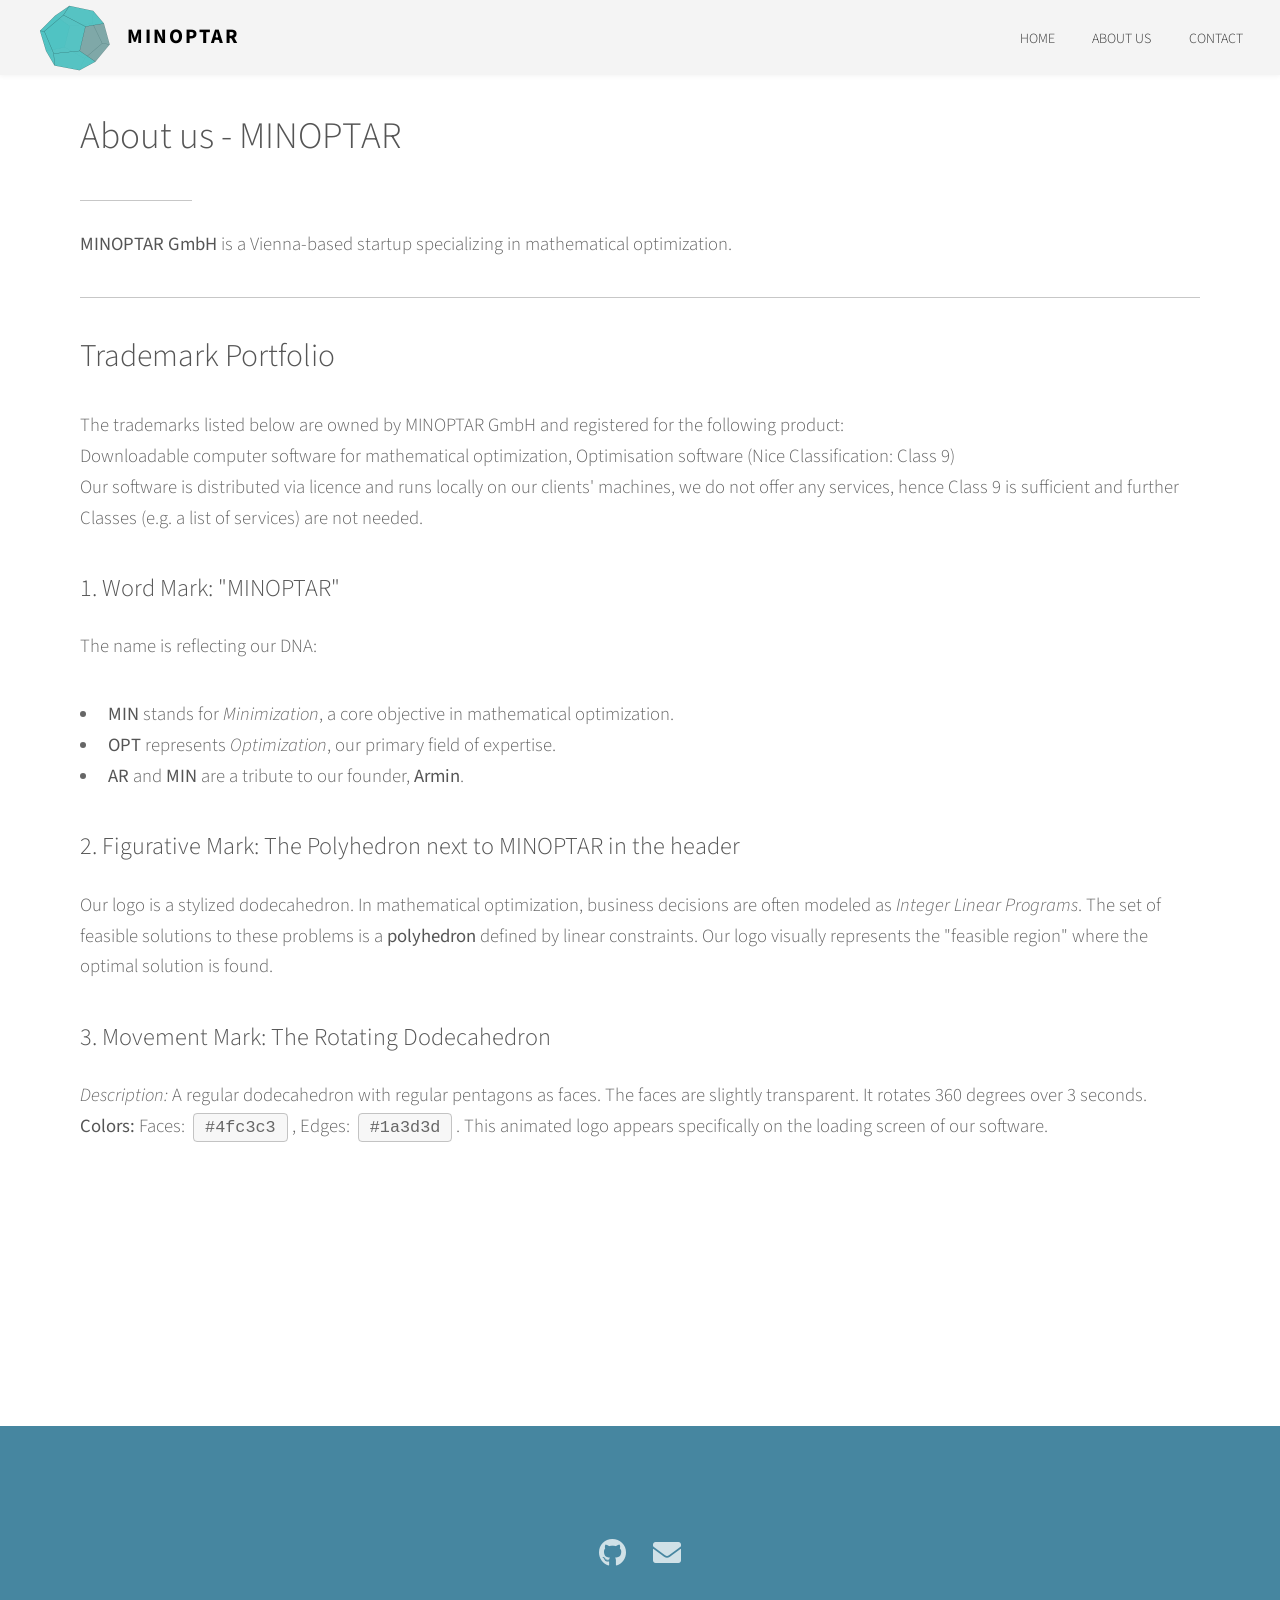
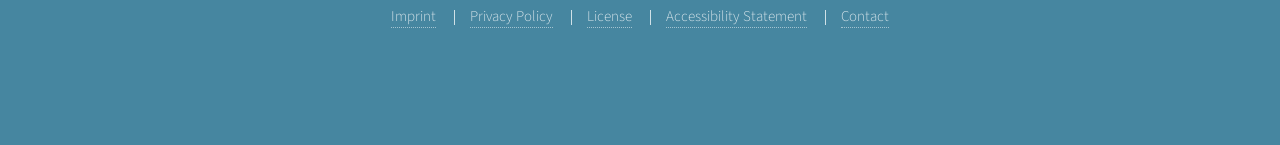
<file: about.html>
<!DOCTYPE HTML>
<html lang="en">
<head>
    <title>About Us - MINOPTAR GmbH</title>
    <meta charset="utf-8" />
    <meta name="viewport" content="width=device-width, initial-scale=1" />
    <link rel="stylesheet" href="assets/css/main.css" />
</head>
<body class ="is-preload">
    	<!-- Skip Link für Tastaturbenutzer -->
    <a href="#main" class="skip-link">Skip to main content</a>

    <!-- Nav Landmark mit Label -->
    <nav id="nav-sticky" aria-label="Main Navigation">
        <div class="nav-logo-container">
				<img src="images/logo_zoomed.png" alt="MINOPTAR Polyhedron Logo" class="nav-logo-img" />
				<span class="nav-logo-text">MINOPTAR</span>
			</div>
			<ul class="nav-links">
				<li><a href="index.html">Home</a></li>
				<li><a href="about.html">About Us</a></li>
				<li><a href="contact.html">Contact</a></li>
			</ul>
		</nav>

<main id="main">
    <section class="main style1">
        <div class="container">
            <header class="major"><h1>About us - MINOPTAR</h1></header>
            <p><strong>MINOPTAR GmbH</strong> is a Vienna-based startup specializing in mathematical optimization.</p>

            <hr />
            <h2>Trademark Portfolio</h2>
            <p>The trademarks listed below are owned by MINOPTAR GmbH and 
                registered for the following product: 
                <br> Downloadable computer software for mathematical optimization, Optimisation software (Nice Classification: Class 9)
                <br> Our software is distributed via licence and runs locally on our clients' machines, we do not offer any services,
                hence Class 9 is sufficient and further Classes (e.g. a list of services) are not needed.
            </p>

            <div class="row">
                <!-- Word Mark -->
                <div class="col-12">
                    <h3>1. Word Mark: "MINOPTAR"</h3>
                    <p>The name is reflecting our DNA:
                        <ul>
                            <li><strong>MIN</strong> stands for <em>Minimization</em>, a core objective in mathematical optimization.</li>
                            <li><strong>OPT</strong> represents <em>Optimization</em>, our primary field of expertise.</li>
                            <li><strong>AR</strong> and <strong>MIN</strong> are a tribute to our founder, <strong>Armin</strong>.</li>
                        </ul>

                    </p>
                </div>

                <!-- Figurative Mark -->
                <div class="col-12">
                    <h3>2. Figurative Mark: The Polyhedron next to MINOPTAR in the header</h3>
                    <p>Our logo is a stylized dodecahedron. In mathematical optimization, business decisions are often modeled as <em>Integer Linear Programs</em>. The set of feasible solutions to these problems is a <strong>polyhedron</strong> defined by linear constraints. Our logo visually represents the "feasible region" where the optimal solution is found.</p>
                </div>

                <!-- Movement Mark -->
                <div class="col-12">
                    <h3>3. Movement Mark: The Rotating Dodecahedron</h3>
                    <p><em>Description:</em> A regular dodecahedron with regular pentagons as faces. The faces are slightly transparent. It rotates 360 degrees over 3 seconds. 
                        <strong>Colors:</strong> Faces: <code>#4fc3c3</code>, Edges: <code>#1a3d3d</code>. 
                        This animated logo appears specifically on the loading screen of our software.</p>
                        <video width="320" autoplay muted loop style="border-radius: 8px;" title="Animated MINOPTAR Logo" aria-label="A colored rotating dodecahedron on a transparent background">
                        <source src="videos/minoptar_motion_logo.mp4" type="video/mp4">
                        Your browser does not support the video tag.
                    </video>
                </div>
            </div>
        </div>
    </section>
</main>

    <!-- Footer -->
			<footer id="footer">
				<ul class="icons">
				<li><a href="https://github.com/ArminTabakovic/exercise-webshop" class="icon brands alt fa-github" aria-label="Visit our GitHub Repository"><span class="label">GitHub</span></a></li>
				<li><a href="contact.html" class="icon solid alt fa-envelope" aria-label="Send us an Email"><span class="label">Email</span></a></li>
				</ul>
				<ul class="copyright">
					<li><a href="imprint.html">Imprint</a></li>
					<li><a href="data-protection.html">Privacy Policy</a></li>
					<li><a href="license.html">License</a></li>
					<li><a href="accessibility.html">Accessibility Statement</a></li>
					<li><a href="contact.html">Contact</a></li>
				</ul>
			</footer>

		<!-- Scripts -->
			<script src="assets/js/jquery.min.js"></script>
			<script src="assets/js/jquery.scrolly.min.js"></script>
			<script src="assets/js/browser.min.js"></script>
			<script src="assets/js/breakpoints.min.js"></script>
			<script src="assets/js/util.js"></script>
			<script src="assets/js/main.js"></script>
</body>
</html>
</file>
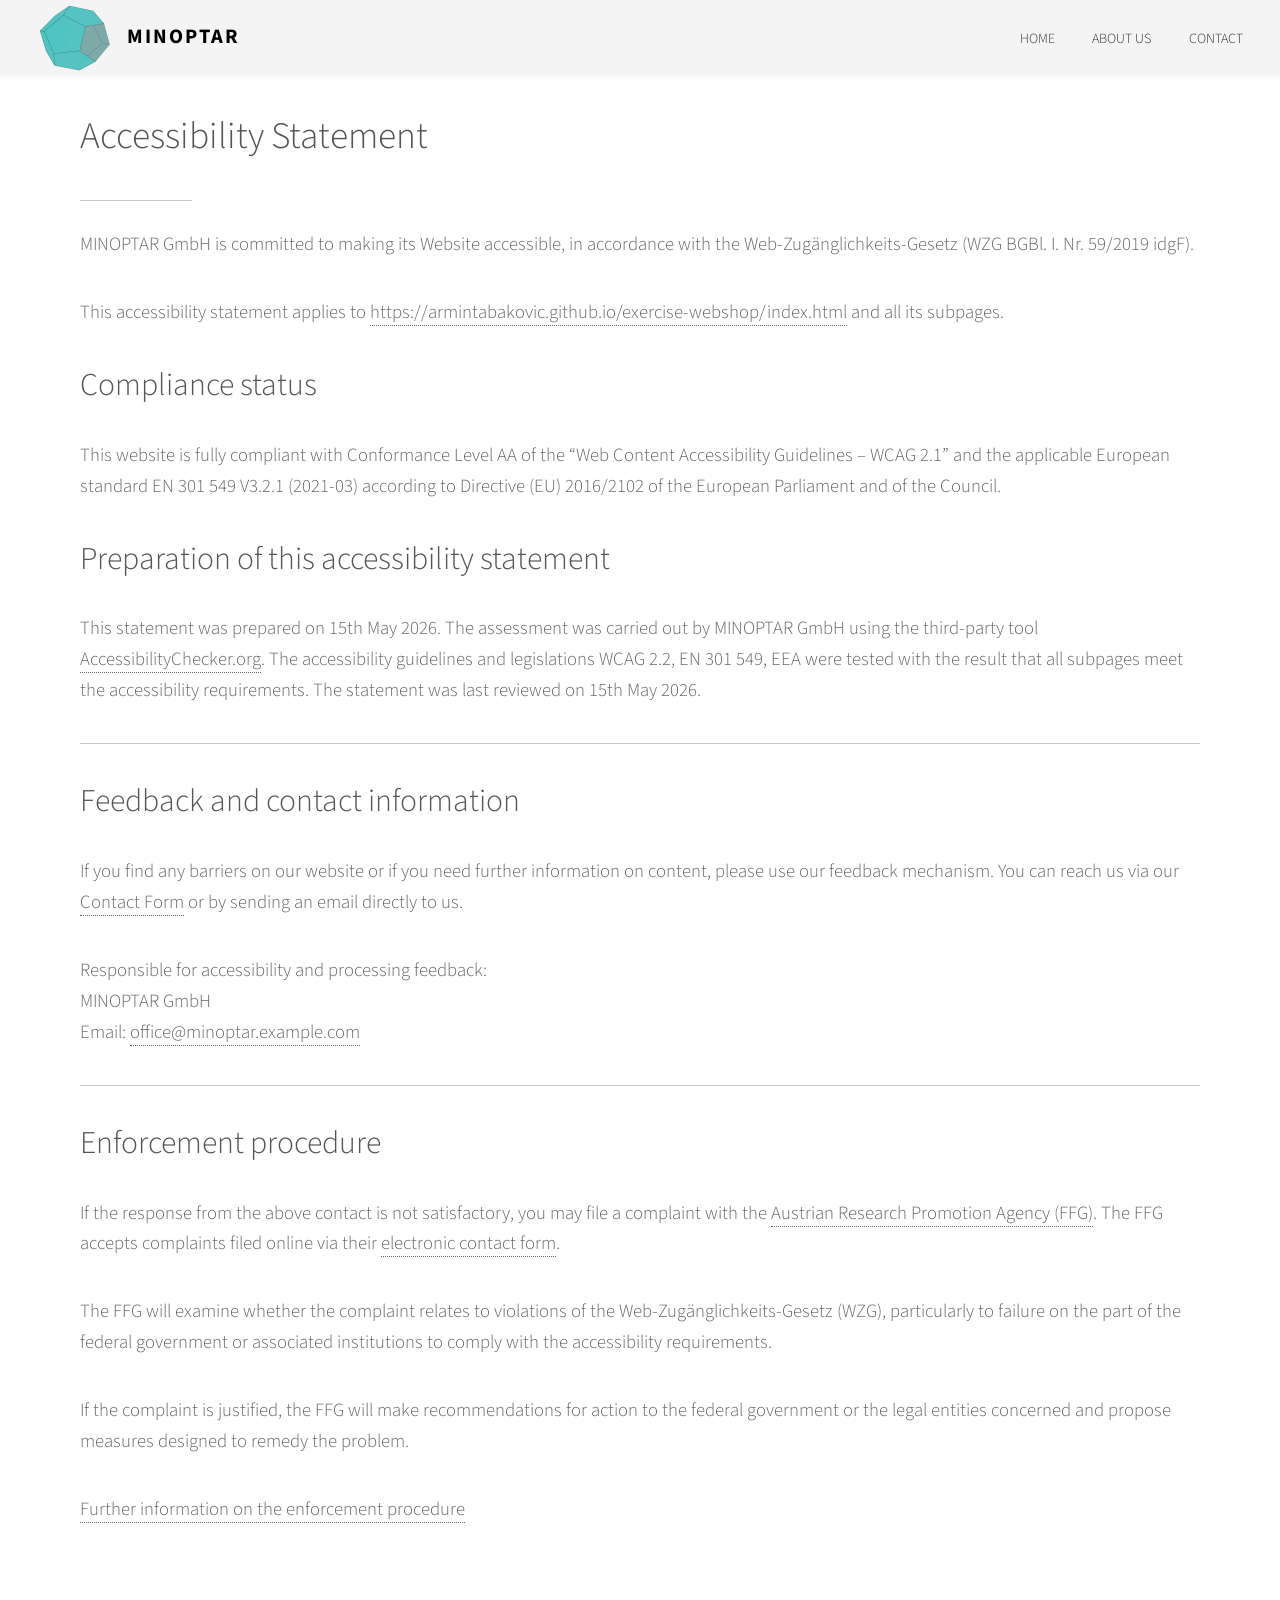
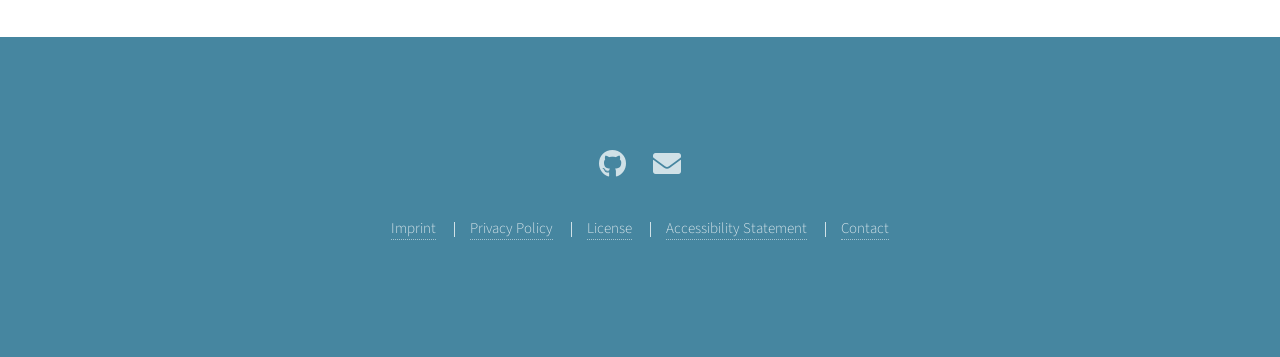
<file: accessibility.html>
<!DOCTYPE HTML>
<html lang="en">
<head>
    <title>Accessibility Statement - MINOPTAR</title>
    <meta charset="utf-8" />
	<meta name="viewport" content="width=device-width, initial-scale=1" />
    <link rel="stylesheet" href="assets/css/main.css" />
</head>
<body class ="is-preload">

    <!-- Skip Link für Tastaturbenutzer -->
    <a href="#main" class="skip-link">Skip to main content</a>

    <!-- Nav Landmark mit Label -->
    <nav id="nav-sticky" aria-label="Main Navigation">
        <div class="nav-logo-container">
				<img src="images/logo_zoomed.png" alt="MINOPTAR Polyhedron Logo" class="nav-logo-img" />
				<span class="nav-logo-text">MINOPTAR</span>
			</div>
			<ul class="nav-links">
				<li><a href="index.html">Home</a></li>
				<li><a href="about.html">About Us</a></li>
				<li><a href="contact.html">Contact</a></li>
			</ul>
		</nav>

<main id="main">

	  <section class="main style1">
            <div class="container">
                <header class="major">
                    <h1>Accessibility Statement</h1>
                </header>
                
                <p>MINOPTAR GmbH is committed to making its Website accessible, in accordance with the Web-Zugänglichkeits-Gesetz (WZG BGBl. I. Nr. 59/2019 idgF).</p>

                <p>This accessibility statement applies to <a href="https://armintabakovic.github.io/exercise-webshop/index.html">https://armintabakovic.github.io/exercise-webshop/index.html</a> and all its subpages.</p>

                <h2>Compliance status</h2>
                <p>This website is fully compliant with Conformance Level AA of the “Web Content Accessibility Guidelines – WCAG 2.1” and the applicable European standard EN 301 549 V3.2.1 (2021-03) according to Directive (EU) 2016/2102 of the European Parliament and of the Council.</p>

                <h2>Preparation of this accessibility statement</h2>
                <p>This statement was prepared on 15th May 2026. The assessment was carried out by MINOPTAR GmbH using the third-party tool <a href="https://www.accessibilitychecker.org/" target="_blank" aria-label="AccessibilityChecker.org (opens in a new window)">AccessibilityChecker.org</a>. 
                    The accessibility guidelines and legislations WCAG 2.2, EN 301 549, EEA were tested with the result that all subpages meet the accessibility requirements.
                     The statement was last reviewed on 15th May 2026.</p>

                <hr />

                <h2>Feedback and contact information</h2>
                <p>If you find any barriers on our website or if you need further information on content, please use our feedback mechanism. You can reach us via our 
                <a href="contact.html" aria-label="Go to our contact form">Contact Form</a> or by sending an email directly to us.</p>

                <p>Responsible for accessibility and processing feedback:<br>
                MINOPTAR GmbH<br>
                Email: <a href="mailto:office@minoptar.example.com">office@minoptar.example.com</a><br>

                <hr />

                <h2>Enforcement procedure</h2>
                <p>If the response from the above contact is not satisfactory, you may file a complaint with the 
    <a href="https://www.ffg.at/" target="_blank" aria-label="Austrian Research Promotion Agency (FFG) (opens in new window)">Austrian Research Promotion Agency (FFG)</a>. The FFG accepts complaints filed online via their 
    <a href="https://www.digitalbarrierefrei.at/en/submit-a-complaint/contact-form-federal-complaints-office" target="_blank" aria-label="Contact FFG Enforcement Body (opens in a new window)">electronic contact form</a>.</p>
                
                <p>The FFG will examine whether the complaint relates to violations of the Web-Zugänglichkeits-Gesetz (WZG), particularly to failure on the part of the federal government or associated institutions to comply with the accessibility requirements.</p>

                <p>If the complaint is justified, the FFG will make recommendations for action to the federal government or the legal entities concerned and propose measures designed to remedy the problem.</p>

    <a href="https://www.digitalbarrierefrei.at/en/submit-a-complaint/information-on-the-complaints-process" target="_blank" aria-label="Further information on the complaints process (opens in new window)">
        Further information on the enforcement procedure
    </a>
</p>

            </div>
        </section>

</main>

    <!-- Footer -->
			<footer id="footer">
				<ul class="icons">
					<li><a href="https://github.com/ArminTabakovic/exercise-webshop" class="icon brands alt fa-github" aria-label="Visit our GitHub Repository"><span class="label">GitHub</span></a></li>
				<li><a href="contact.html" class="icon solid alt fa-envelope" aria-label="Send us an Email"><span class="label">Email</span></a></li>
				</ul>
				<ul class="copyright">
					<li><a href="imprint.html">Imprint</a></li>
					<li><a href="data-protection.html">Privacy Policy</a></li>
					<li><a href="license.html">License</a></li>
					<li><a href="accessibility.html">Accessibility Statement</a></li>
					<li><a href="contact.html">Contact</a></li>
				</ul>
			</footer>

		<!-- Scripts -->
			<script src="assets/js/jquery.min.js"></script>
			<script src="assets/js/jquery.scrolly.min.js"></script>
			<script src="assets/js/browser.min.js"></script>
			<script src="assets/js/breakpoints.min.js"></script>
			<script src="assets/js/util.js"></script>
			<script src="assets/js/main.js"></script>
</body>
</html>
</file>
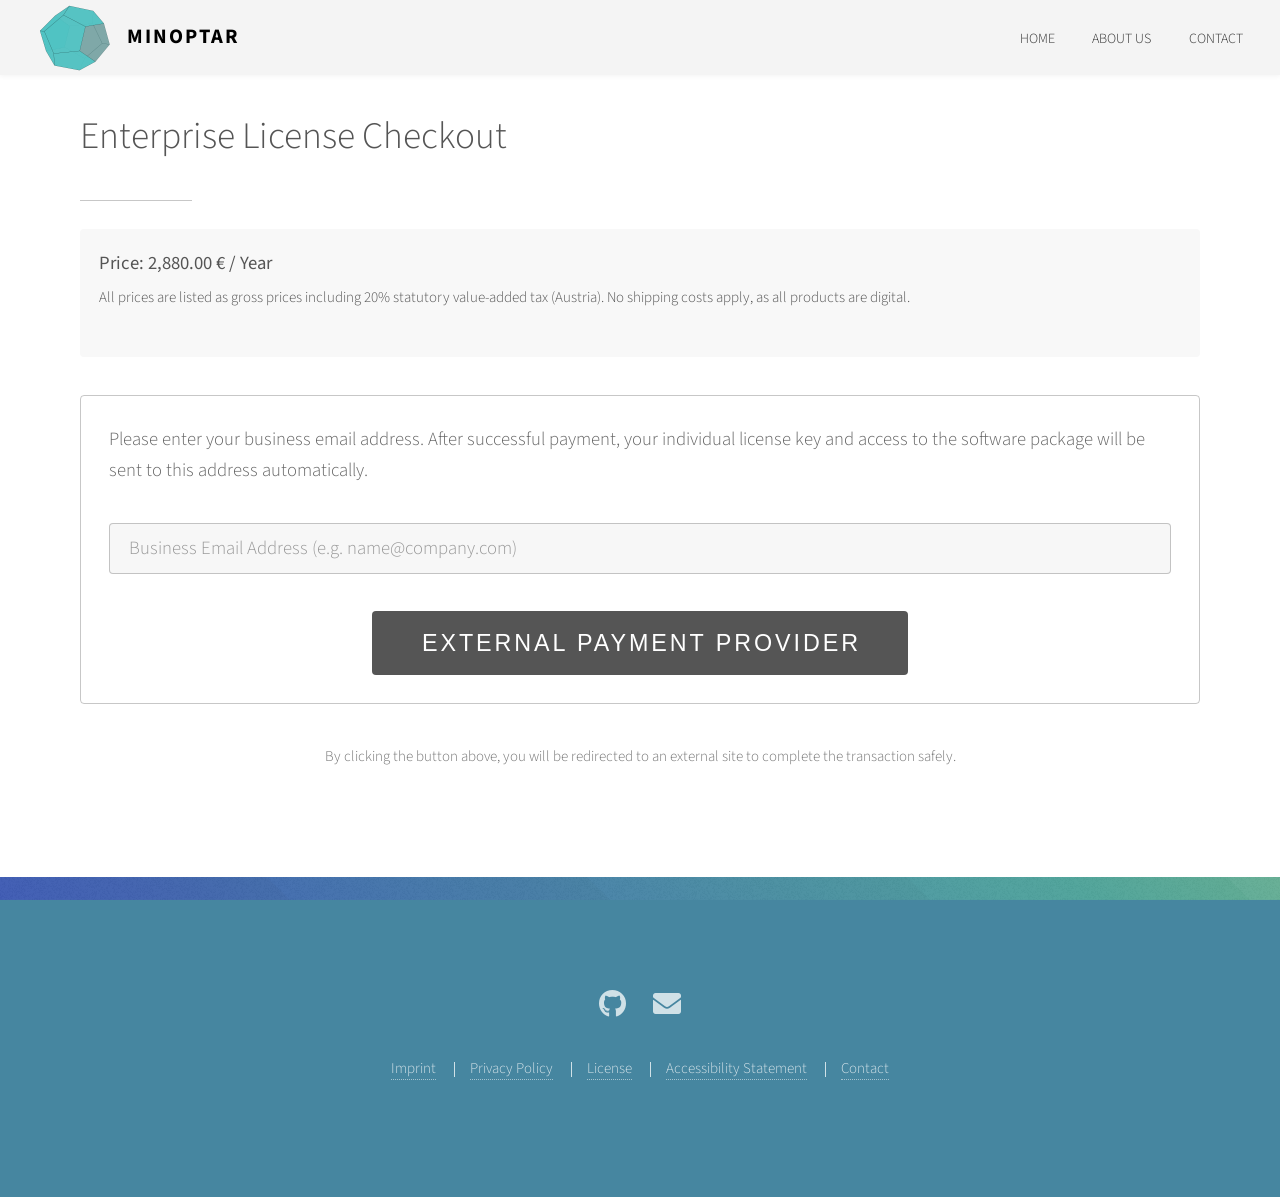
<file: checkout.html>
<!DOCTYPE HTML>
<html lang="en">
<head>
    <title>Checkout - MINOPTAR GmbH</title>
    <meta charset="utf-8" />
    <meta name="viewport" content="width=device-width, initial-scale=1" />
    <link rel="stylesheet" href="assets/css/main.css" />
</head>
<body class ="is-preload">

    <!-- Skip Link für Tastaturbenutzer -->
    <a href="#main" class="skip-link">Skip to main content</a>

    <!-- Nav Landmark mit Label -->
    <nav id="nav-sticky" aria-label="Main Navigation">
        <div class="nav-logo-container">
				<img src="images/logo_zoomed.png" alt="MINOPTAR Polyhedron Logo" class="nav-logo-img" />
				<span class="nav-logo-text">MINOPTAR</span>
			</div>
			<ul class="nav-links">
				<li><a href="index.html">Home</a></li>
				<li><a href="about.html">About Us</a></li>
				<li><a href="contact.html">Contact</a></li>
			</ul>
		</nav>

<main id="main">
    <section class="main style1">
        <div class="container">
            <header class="major"><h1>Enterprise License Checkout</h1></header>
            
                <div style="background: #f8f8f8; padding: 1em; border-radius: 4px; margin-bottom: 2em;">
                    <p style="margin-bottom: 0.5em;"><strong>Price: 2,880.00 € / Year</strong></p>
                    <p style="font-size: 0.8em; color: #555; line-height: 1.4;">
                        All prices are listed as gross prices including 20% statutory value-added tax (Austria).
                        No shipping costs apply, as all products are digital.
                    </p>
                </div>

            <div class="box">
                <p>Please enter your business email address. After successful payment, your individual license key and access to the software package will be sent to this address automatically.</p>
                
                <form method="post" action="#">
                    <div class="row gtr-uniform">
                        <div class="col-12">
                            <input type="email" name="checkout-email" id="checkout-email" value="" placeholder="Business Email Address (e.g. name@company.com)" required />
                        </div>
                        <div class="col-12">
                            <ul class="actions special">
                                <li>
                                    <button type="button" class="button primary large" onclick="alert('Redirecting to External Payment Provider...')">
                                        External Payment Provider
                                    </button>
                                </li>
                            </ul>
                        </div>
                    </div>
                </form>
            </div>
            
            <p style="text-align: center; font-size: 0.8em; color: #767676;">
                By clicking the button above, you will be redirected to an external site to complete the transaction safely.
            </p>
        </div>
    </section>
</main>

    <!-- Footer -->
			<footer id="footer">
				<ul class="icons">
					<li><a href="https://github.com/ArminTabakovic/exercise-webshop" class="icon brands alt fa-github" aria-label="Visit our GitHub Repository"><span class="label">GitHub</span></a></li>
				<li><a href="contact.html" class="icon solid alt fa-envelope" aria-label="Send us an Email"><span class="label">Email</span></a></li>
				</ul>
				<ul class="copyright">
					<li><a href="imprint.html">Imprint</a></li>
					<li><a href="data-protection.html">Privacy Policy</a></li>
					<li><a href="license.html">License</a></li>
					<li><a href="accessibility.html">Accessibility Statement</a></li>
					<li><a href="contact.html">Contact</a></li>
				</ul>
			</footer>

		<!-- Scripts -->
			<script src="assets/js/jquery.min.js"></script>
			<script src="assets/js/jquery.scrolly.min.js"></script>
			<script src="assets/js/browser.min.js"></script>
			<script src="assets/js/breakpoints.min.js"></script>
			<script src="assets/js/util.js"></script>
			<script src="assets/js/main.js"></script>

</body>
</html>
</file>
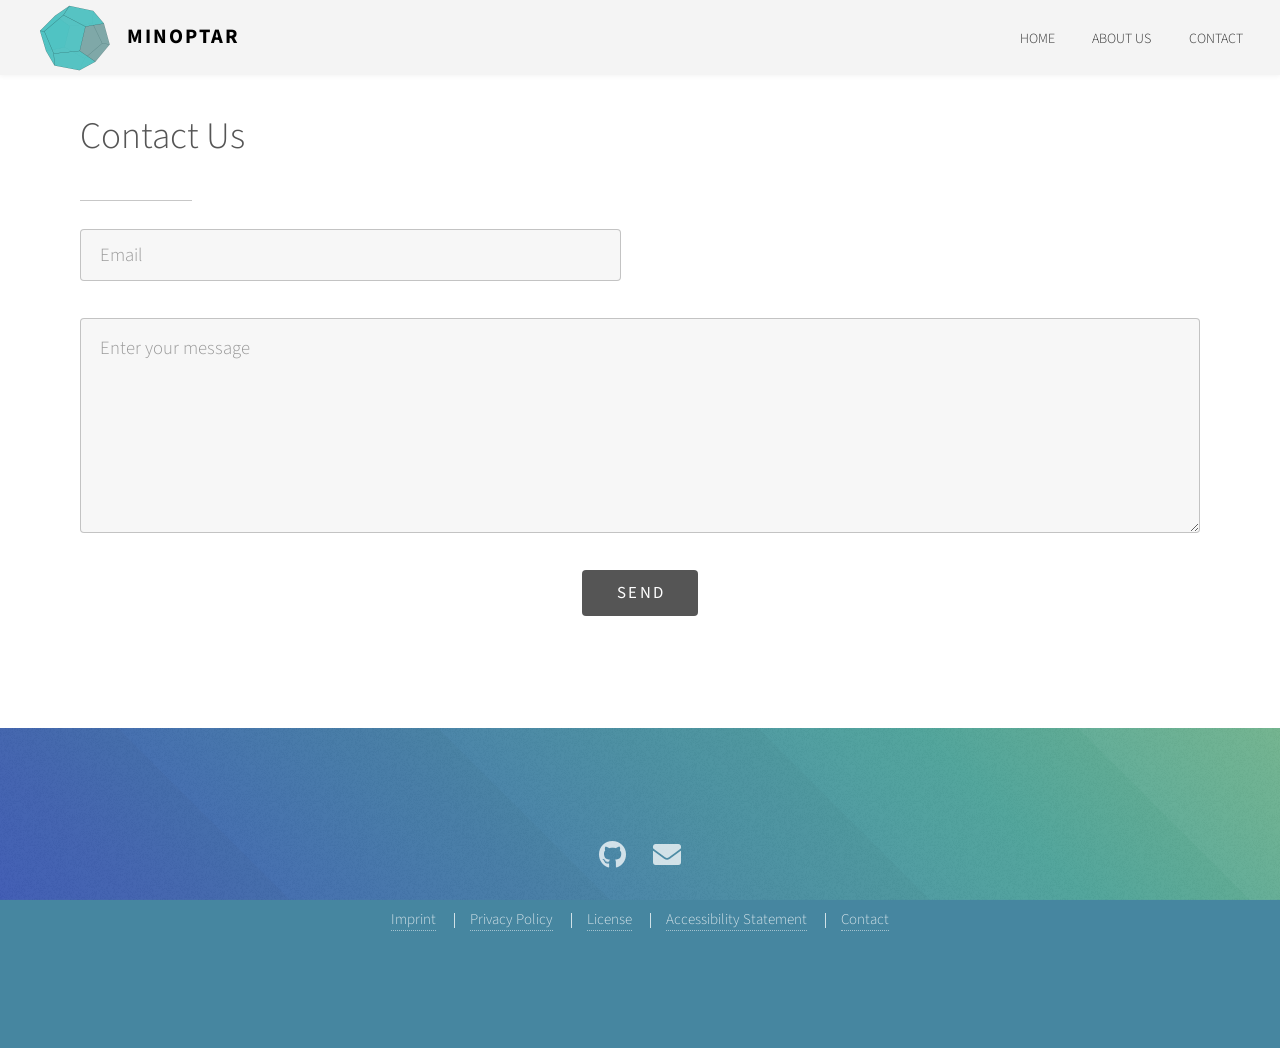
<file: contact.html>
<!DOCTYPE HTML>
<html lang="en">
<head>
    <title>Contact - MINOPTAR</title>
    <meta charset="utf-8" />
	<meta name="viewport" content="width=device-width, initial-scale=1" />
    <link rel="stylesheet" href="assets/css/main.css" />
</head>
<body class ="is-preload">
		

   <!-- Skip Link für Tastaturbenutzer -->
    <a href="#main" class="skip-link">Skip to main content</a>

    <!-- Nav Landmark mit Label -->
    <nav id="nav-sticky" aria-label="Main Navigation">
        <div class="nav-logo-container">
				<img src="images/logo_zoomed.png" alt="MINOPTAR Polyhedron Logo" class="nav-logo-img" />
				<span class="nav-logo-text">MINOPTAR</span>
			</div>
			<ul class="nav-links">
				<li><a href="index.html">Home</a></li>
				<li><a href="about.html">About Us</a></li>
				<li><a href="contact.html">Contact</a></li>
			</ul>
		</nav>


<main id="main">
     <section class="main style1">
        <div class="container">
            <header class="major"><h1>Contact Us</h1></header>
            <form method="post" action="#">
                <div class="row gtr-uniform">
                    <div class="col-6 col-12-xsmall"><input type="email" name="email" placeholder="Email" /></div>
                    <div class="col-12"><textarea name="message" placeholder="Enter your message" rows="6"></textarea></div>
                    <div class="col-12"><ul class="actions special"><li><input type="submit" value="Send" class="primary" /></li></ul></div>
                </div>
            </form>
        </div>
    </section>

</main>

        <!-- Footer -->
			<footer id="footer">
				<ul class="icons">
					<li><a href="https://github.com/ArminTabakovic/exercise-webshop" class="icon brands alt fa-github" aria-label="Visit our GitHub Repository"><span class="label">GitHub</span></a></li>
				<li><a href="contact.html" class="icon solid alt fa-envelope" aria-label="Send us an Email"><span class="label">Email</span></a></li>
				</ul>
				<ul class="copyright">
					<li><a href="imprint.html">Imprint</a></li>
					<li><a href="data-protection.html">Privacy Policy</a></li>
					<li><a href="license.html">License</a></li>
					<li><a href="accessibility.html">Accessibility Statement</a></li>
					<li><a href="contact.html">Contact</a></li>
				</ul>
			</footer>

		<!-- Scripts -->
			<script src="assets/js/jquery.min.js"></script>
			<script src="assets/js/jquery.scrolly.min.js"></script>
			<script src="assets/js/browser.min.js"></script>
			<script src="assets/js/breakpoints.min.js"></script>
			<script src="assets/js/util.js"></script>
			<script src="assets/js/main.js"></script>

</body>
</html>
</file>
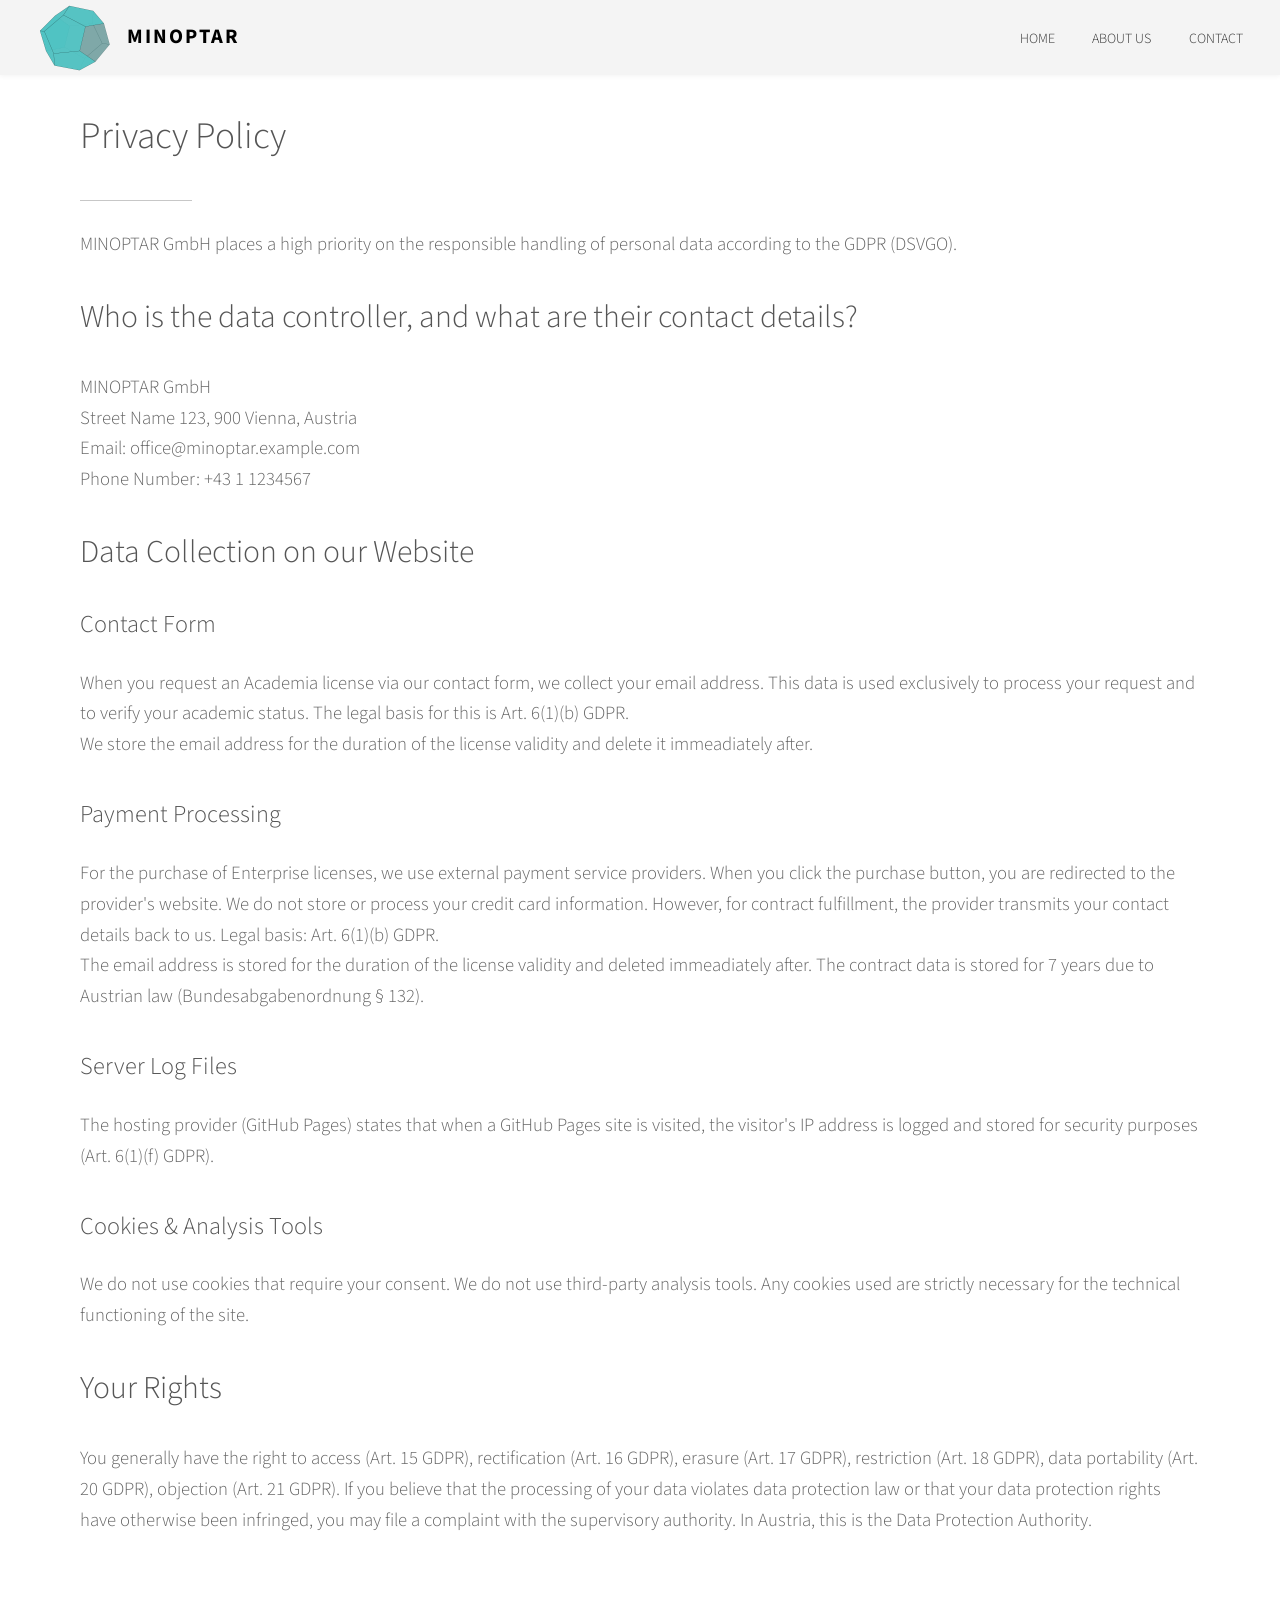
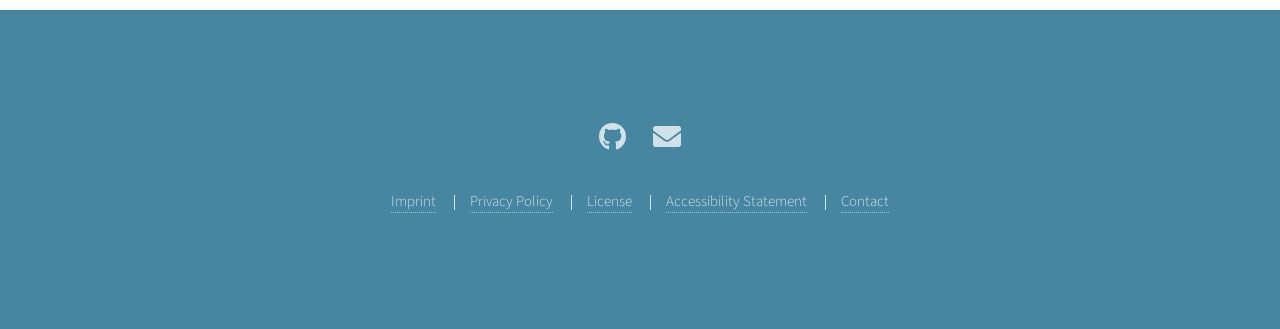
<file: data-protection.html>
<!DOCTYPE HTML>
<html lang="en">
<head>
    <title>Privacy Policy - MINOPTAR</title>
    <meta charset="utf-8" />
	<meta name="viewport" content="width=device-width, initial-scale=1" />
    <link rel="stylesheet" href="assets/css/main.css" />
</head>
<body class ="is-preload">
    <!-- Skip Link für Tastaturbenutzer -->
    <a href="#main" class="skip-link">Skip to main content</a>

    <!-- Nav Landmark mit Label -->
    <nav id="nav-sticky" aria-label="Main Navigation">
        <div class="nav-logo-container">
				<img src="images/logo_zoomed.png" alt="MINOPTAR Polyhedron Logo" class="nav-logo-img" />
				<span class="nav-logo-text">MINOPTAR</span>
			</div>
			<ul class="nav-links">
				<li><a href="index.html">Home</a></li>
				<li><a href="about.html">About Us</a></li>
				<li><a href="contact.html">Contact</a></li>
			</ul>
		</nav>

<main id="main"> 
      <section class="main style1">
        <div class="container">
            <header class="major"><h1>Privacy Policy</h1></header>
            
            MINOPTAR GmbH places a high priority on the responsible handling of personal data according to the GDPR (DSVGO).</p>

            <h2>Who is the data controller, and what are their contact details?</h2>
            <p>MINOPTAR GmbH<br>
            Street Name 123, 900 Vienna, Austria<br>
            Email: office@minoptar.example.com<br>
			Phone Number: +43 1 1234567</p>
		</p>

            <h2>Data Collection on our Website</h2>
            
            <h3>Contact Form</h3>
            <p>When you request an Academia license via our contact form, we collect your email address. This data is used exclusively to process your request and to verify your academic status. The legal basis for this is Art. 6(1)(b) GDPR.
				<br>We store the email address for the duration of the license validity and delete it immeadiately after.
			</p>

            <h3>Payment Processing</h3>
            <p>For the purchase of Enterprise licenses, we use external payment service providers. When you click the purchase button, you are redirected to the provider's website. 
				We do not store or process your credit card information. 
				However, for contract fulfillment, the provider transmits your contact details back to us. Legal basis: Art. 6(1)(b) GDPR.
			<br> The email address is stored for the duration of the license validity and deleted immeadiately after. The contract data
			is stored for 7 years due to Austrian law (Bundesabgabenordnung § 132).
			</p>

            <h3>Server Log Files</h3>
            <p>The hosting provider (GitHub Pages) states that when a GitHub Pages site is visited, the visitor's IP address is logged and stored for security purposes (Art. 6(1)(f) GDPR).</p>

            <h3>Cookies & Analysis Tools</h3>
            <p>We do not use cookies that require your consent. We do not use third-party analysis tools. 
			Any cookies used are strictly necessary for the technical functioning of the site.</p>

            <h2>Your Rights</h2>
 			You generally have the right to access (Art. 15 GDPR), rectification (Art. 16 GDPR), erasure (Art. 17 GDPR), restriction (Art. 18 GDPR), data portability (Art. 20 GDPR), objection (Art. 21 GDPR). 
			If you believe that the processing of your data violates data protection law or that your data protection rights 
			have otherwise been infringed, you may file a complaint with the supervisory authority. 
			In Austria, this is the Data Protection Authority.
        </div>
    </section>
</main>
    
    <!-- Footer -->
			<footer id="footer">
				<ul class="icons">
					<li><a href="https://github.com/ArminTabakovic/exercise-webshop" class="icon brands alt fa-github" aria-label="Visit our GitHub Repository"><span class="label">GitHub</span></a></li>
				<li><a href="contact.html" class="icon solid alt fa-envelope" aria-label="Send us an Email"><span class="label">Email</span></a></li>
				</ul>
				<ul class="copyright">
					<li><a href="imprint.html">Imprint</a></li>
					<li><a href="data-protection.html">Privacy Policy</a></li>
					<li><a href="license.html">License</a></li>
					<li><a href="accessibility.html">Accessibility Statement</a></li>
					<li><a href="contact.html">Contact</a></li>
				</ul>
			</footer>

		<!-- Scripts -->
			<script src="assets/js/jquery.min.js"></script>
			<script src="assets/js/jquery.scrolly.min.js"></script>
			<script src="assets/js/browser.min.js"></script>
			<script src="assets/js/breakpoints.min.js"></script>
			<script src="assets/js/util.js"></script>
			<script src="assets/js/main.js"></script>
</body>
</html>
</file>
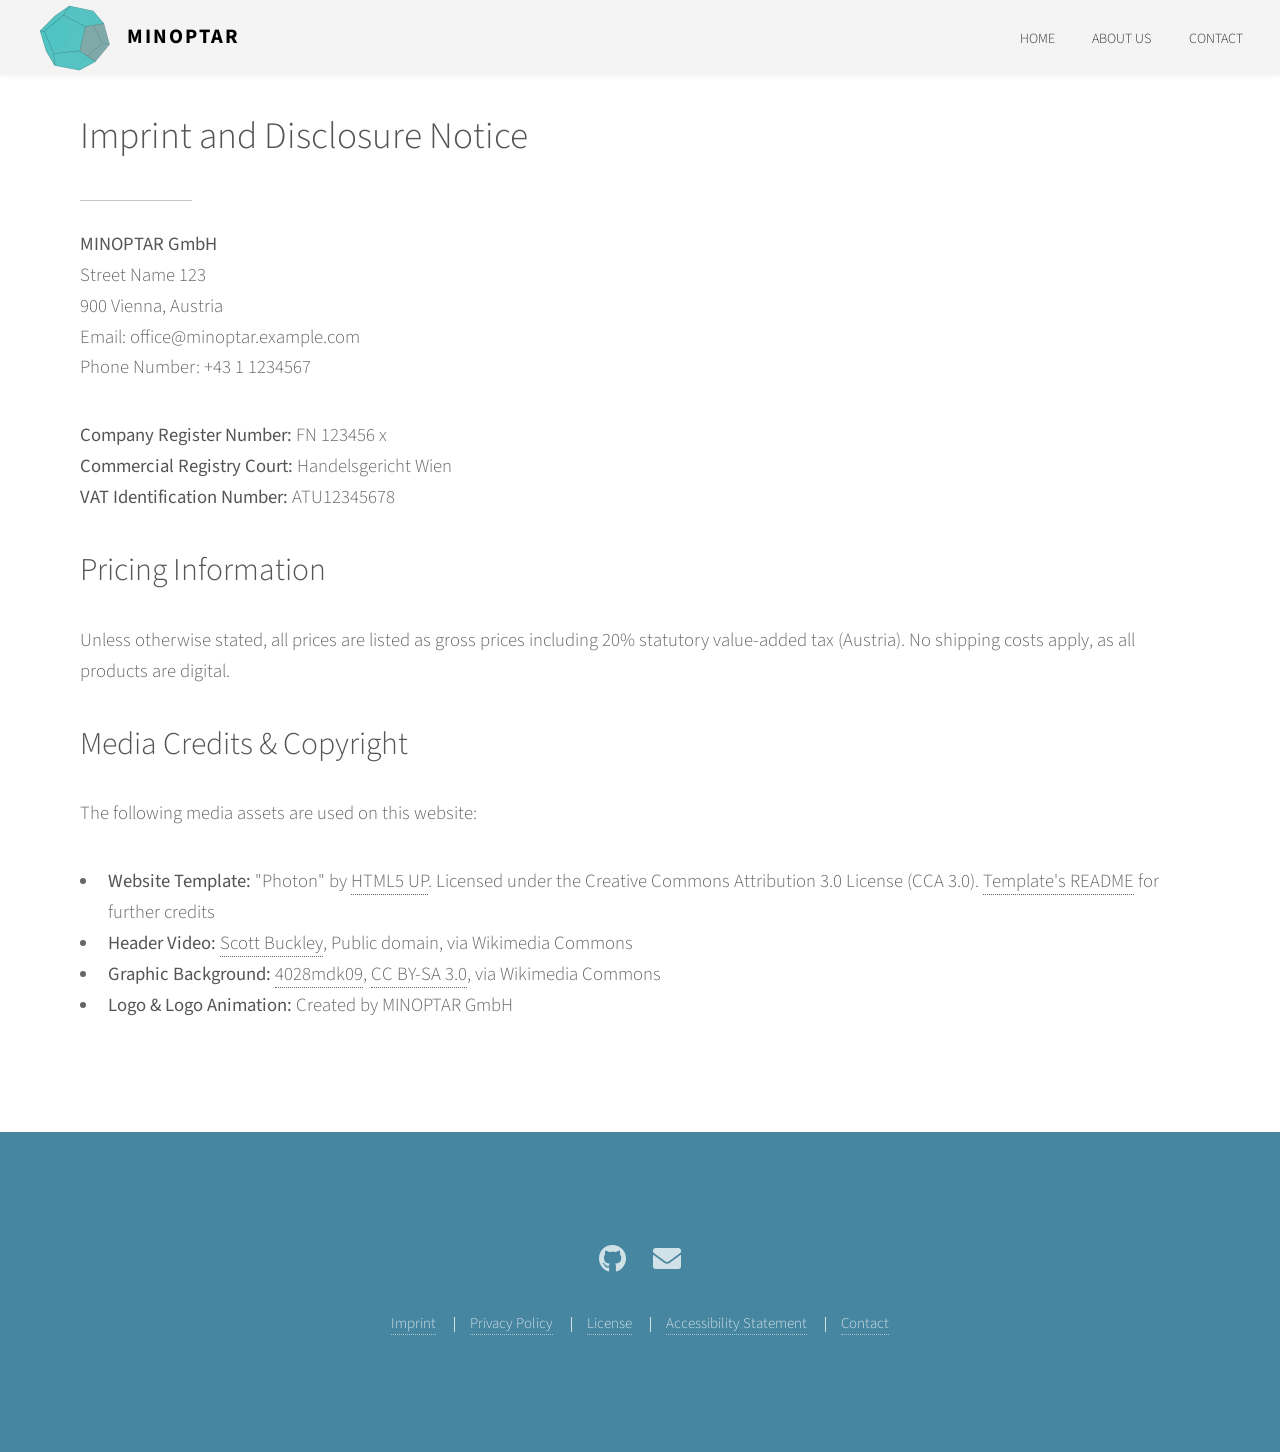
<file: imprint.html>
<!DOCTYPE HTML>
<html lang="en">
<head>
    <title>Imprint and disclosure notice</title>
    <meta charset="utf-8" />
	<meta name="viewport" content="width=device-width, initial-scale=1" />
    <link rel="stylesheet" href="assets/css/main.css" />
</head>
<body class = "is-preload">

    <!-- Skip Link für Tastaturbenutzer -->
    <a href="#main" class="skip-link">Skip to main content</a>

    <!-- Nav Landmark mit Label -->
    <nav id="nav-sticky" aria-label="Main Navigation">
        <div class="nav-logo-container">
				<img src="images/logo_zoomed.png" alt="MINOPTAR Polyhedron Logo" class="nav-logo-img" />
				<span class="nav-logo-text">MINOPTAR</span>
			</div>
			<ul class="nav-links">
				<li><a href="index.html">Home</a></li>
				<li><a href="about.html">About Us</a></li>
				<li><a href="contact.html">Contact</a></li>
			</ul>
		</nav>

<main id="main">
    <section class="main style1">
    <div class="container">
        <header class="major"><h1>Imprint and Disclosure Notice</h1></header>
        <p>
            <strong>MINOPTAR GmbH</strong><br>
            Street Name 123<br>
            900 Vienna, Austria <br>
            Email: office@minoptar.example.com
        <br>Phone Number: +43 1 1234567</p>
        </p>
        <p>
            <strong>Company Register Number:</strong> FN 123456 x<br>
            <strong>Commercial Registry Court:</strong> Handelsgericht Wien<br>
            <strong>VAT Identification Number:</strong> ATU12345678
        </p>

			<h2>Pricing Information</h2>
			<p>
				Unless otherwise stated, all prices are listed as gross prices including 20% statutory value-added tax (Austria).
				No shipping costs apply, as all products are digital.
		</p>

        <!-- Documentation of Media -->
				<h2>Media Credits & Copyright</h2>
				<p>The following media assets are used on this website:</p>
				<ul>
                    <li><strong>Website Template:</strong> "Photon" by <a href="https://html5up.net">HTML5 UP</a>. Licensed under the Creative Commons Attribution 3.0 License (CCA 3.0). <a href="https://github.com/ArminTabakovic/exercise-webshop/blob/main/README.txt">Template's README</a> for further credits</li>
					<li><strong>Header Video:</strong> <a href="https://commons.wikimedia.org/wiki/File:NEOWISE_from_the_International_space_station.webm">Scott Buckley</a>, Public domain, via Wikimedia Commons</li>
					<li><strong>Graphic Background:</strong> <a href="https://commons.wikimedia.org/wiki/File:Strommasten_bei_Sonnenuntergang.JPG">4028mdk09</a>, <a href="https://creativecommons.org/licenses/by-sa/3.0">CC BY-SA 3.0</a>, via Wikimedia Commons</li>
					<li><strong>Logo & Logo Animation:</strong> Created by MINOPTAR GmbH</li>
				</ul>
    </div>
</section>
</main>


    <!-- Footer -->
			<footer id="footer">
				<ul class="icons">
					<li><a href="https://github.com/ArminTabakovic/exercise-webshop" class="icon brands alt fa-github" aria-label="Visit our GitHub Repository"><span class="label">GitHub</span></a></li>
				<li><a href="contact.html" class="icon solid alt fa-envelope" aria-label="Send us an Email"><span class="label">Email</span></a></li>
				</ul>
				<ul class="copyright">
					<li><a href="imprint.html">Imprint</a></li>
					<li><a href="data-protection.html">Privacy Policy</a></li>
					<li><a href="license.html">License</a></li>
					<li><a href="accessibility.html">Accessibility Statement</a></li>
					<li><a href="contact.html">Contact</a></li>
				</ul>
			</footer>

		<!-- Scripts -->
			<script src="assets/js/jquery.min.js"></script>
			<script src="assets/js/jquery.scrolly.min.js"></script>
			<script src="assets/js/browser.min.js"></script>
			<script src="assets/js/breakpoints.min.js"></script>
			<script src="assets/js/util.js"></script>
			<script src="assets/js/main.js"></script>

</body>
</html>
</file>
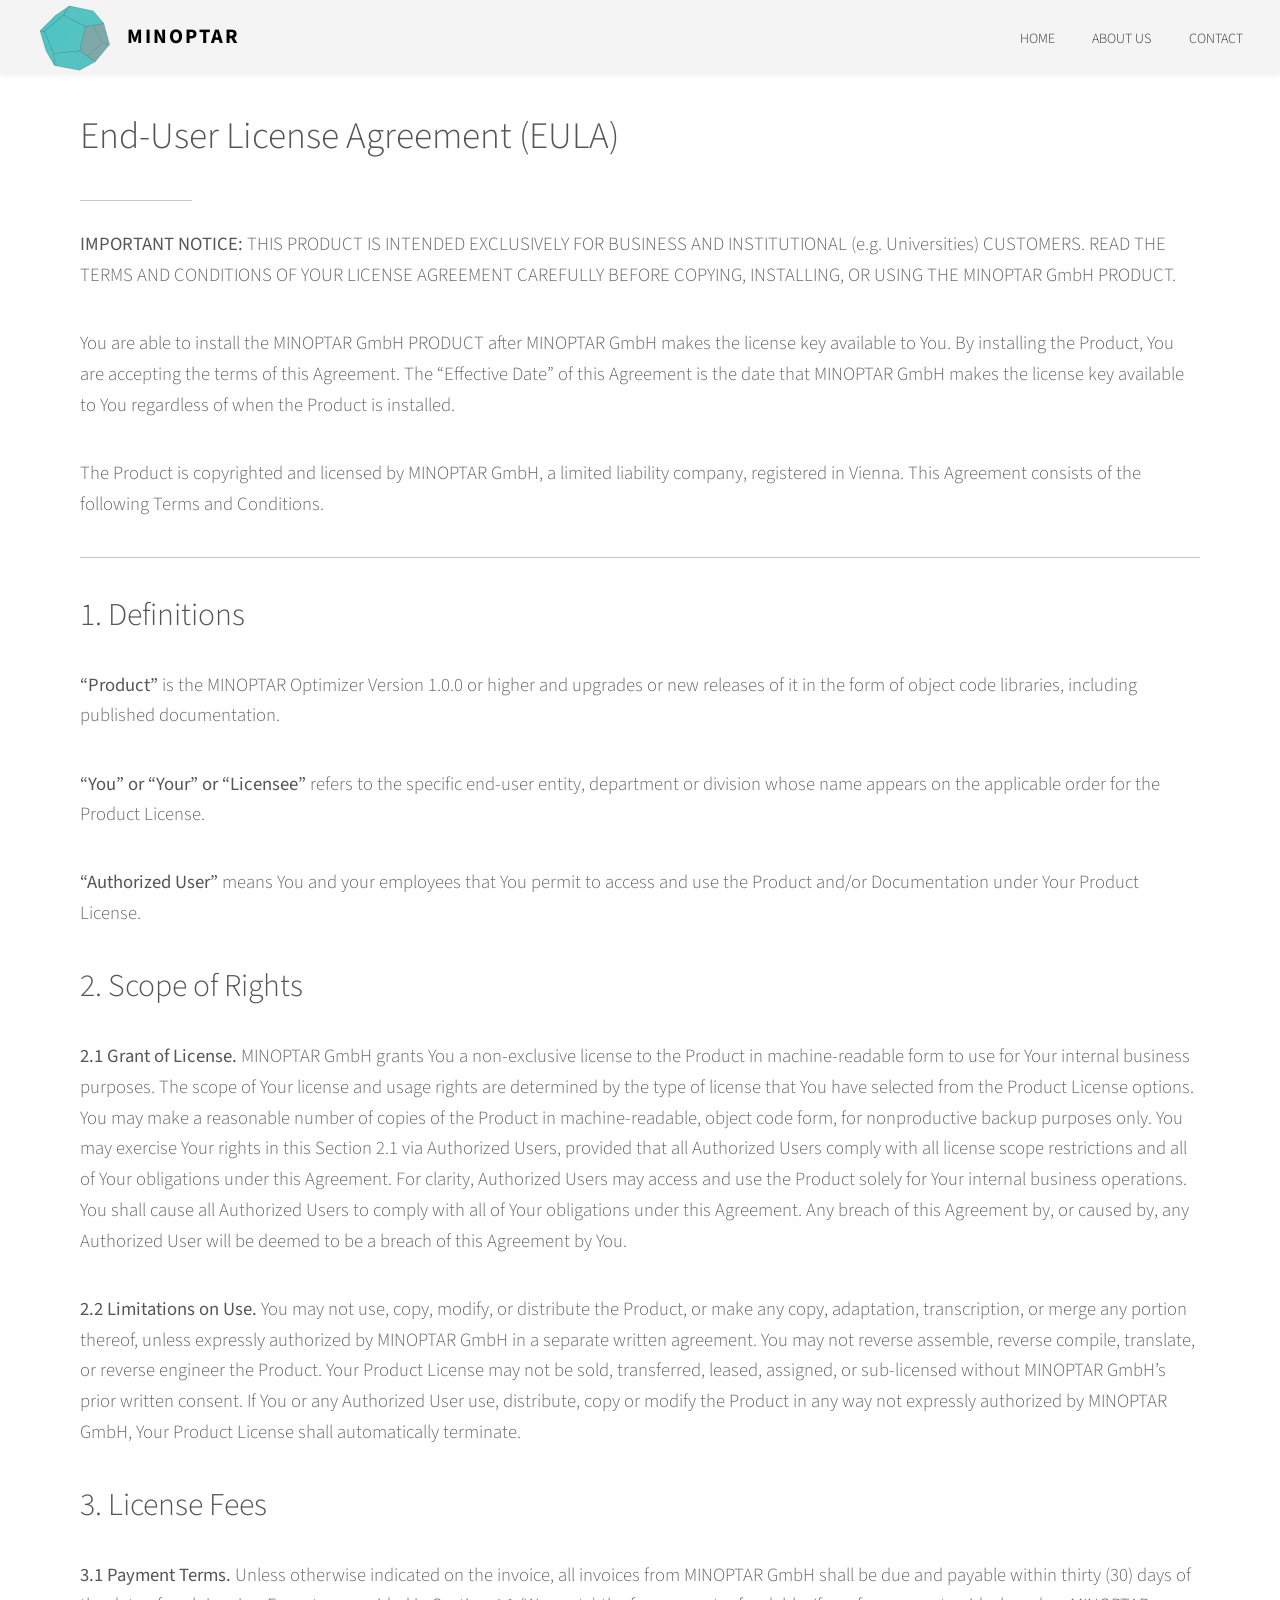
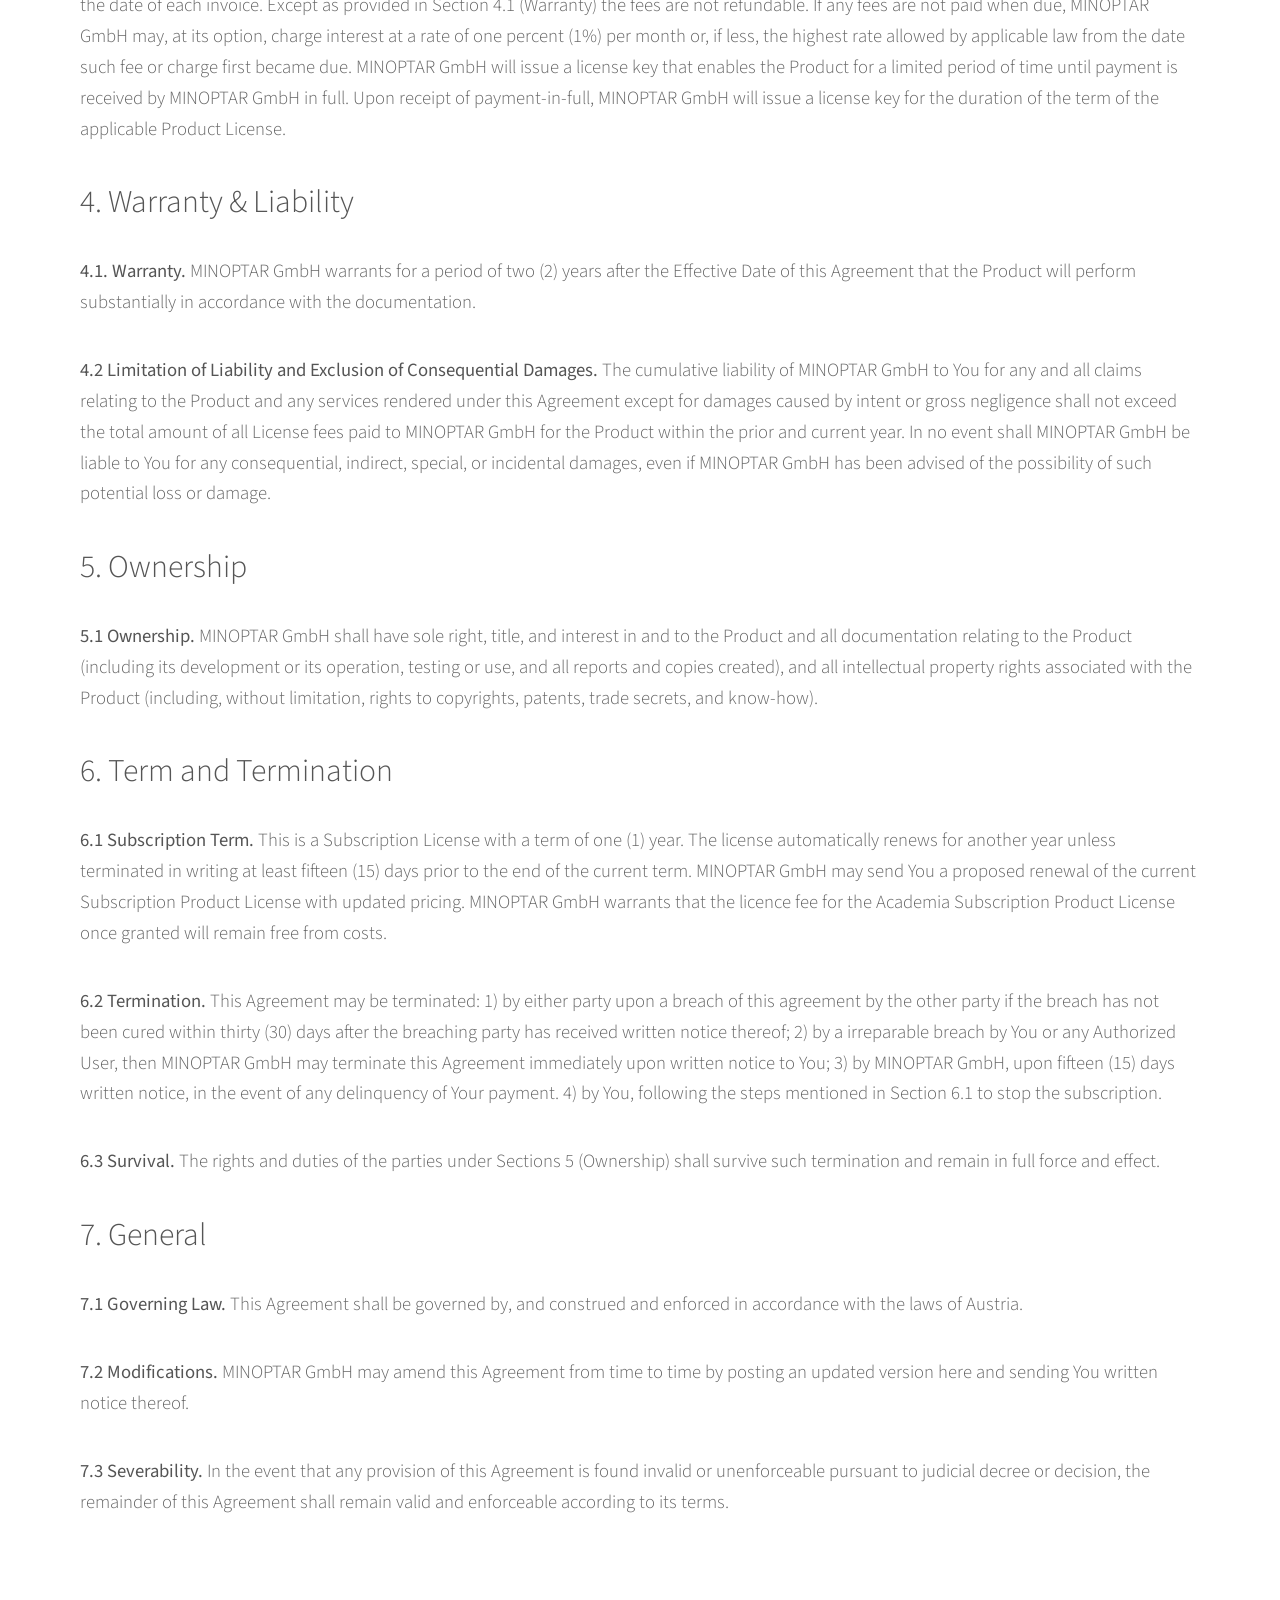
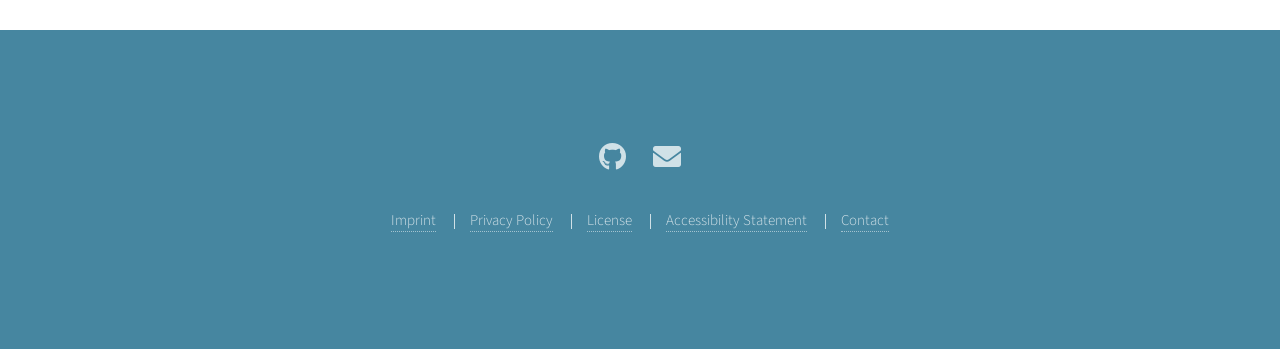
<file: license.html>
<!DOCTYPE HTML>
<html lang="en">
<head>
    <title>License - MINOPTAR</title>
    <meta charset="utf-8" />
	<meta name="viewport" content="width=device-width, initial-scale=1" />
    <link rel="stylesheet" href="assets/css/main.css" />
</head>
<body class ="is-preload">

	<!-- Skip Link für Tastaturbenutzer -->
    <a href="#main" class="skip-link">Skip to main content</a>

    <!-- Nav Landmark mit Label -->
    <nav id="nav-sticky" aria-label="Main Navigation">
        <div class="nav-logo-container">
				<img src="images/logo_zoomed.png" alt="MINOPTAR Polyhedron Logo" class="nav-logo-img" />
				<span class="nav-logo-text">MINOPTAR</span>
			</div>
			<ul class="nav-links">
				<li><a href="index.html">Home</a></li>
				<li><a href="about.html">About Us</a></li>
				<li><a href="contact.html">Contact</a></li>
			</ul>
		</nav>

<main id="main">
<section class="main style1">
			<div class="container">
				<header class="major">
					<h1>End-User License Agreement (EULA)</h1>
				</header>
				
				<div class="box alt">
					<p><strong>IMPORTANT NOTICE:</strong>  THIS PRODUCT IS INTENDED EXCLUSIVELY FOR BUSINESS AND INSTITUTIONAL (e.g. Universities) CUSTOMERS. READ THE TERMS AND CONDITIONS OF YOUR LICENSE AGREEMENT CAREFULLY BEFORE COPYING, INSTALLING, OR USING THE MINOPTAR GmbH PRODUCT.</p>
				</div>

				<p>You are able to install the MINOPTAR GmbH PRODUCT after MINOPTAR GmbH makes the license key available to You. By installing the Product, You are accepting the terms of this Agreement. The “Effective Date” of this Agreement is the date that MINOPTAR GmbH makes the license key available to You regardless of when the Product is installed.</p>
				
				<p>The Product is copyrighted and licensed by MINOPTAR GmbH, a limited liability company, registered in Vienna. This Agreement consists of the following Terms and Conditions.</p>

				<hr />

				<h2>1. Definitions</h2>
				<p><strong>“Product”</strong> is the MINOPTAR Optimizer Version 1.0.0 or higher and upgrades or new releases of it in the form of object code libraries, including published documentation.</p>
				<p><strong>“You” or “Your” or “Licensee”</strong> refers to the specific end-user entity, department or division whose name appears on the applicable order for the Product License.</p>
				<p><strong>“Authorized User”</strong> means You and your employees that You permit to access and use the Product and/or Documentation under Your Product License.</p>

				<h2>2. Scope of Rights</h2>
				<p><strong>2.1 Grant of License.</strong> MINOPTAR GmbH grants You a non-exclusive license to the Product in machine-readable form to use for Your internal business purposes. The scope of Your license and usage rights are determined by the type of license that You have selected from the Product License options. You may make a reasonable number of copies of the Product in machine-readable, object code form, for nonproductive backup purposes only. You may exercise Your rights in this Section 2.1 via Authorized Users, provided that all Authorized Users comply with all license scope restrictions and all of Your obligations under this Agreement. For clarity, Authorized Users may access and use the Product solely for Your internal business operations. You shall cause all Authorized Users to comply with all of Your obligations under this Agreement. Any breach of this Agreement by, or caused by, any Authorized User will be deemed to be a breach of this Agreement by You.</p>
				
				<p><strong>2.2 Limitations on Use.</strong> You may not use, copy, modify, or distribute the Product, or make any copy, adaptation, transcription, or merge any portion thereof, unless expressly authorized by MINOPTAR GmbH in a separate written agreement. You may not reverse assemble, reverse compile, translate, or reverse engineer the Product. Your Product License may not be sold, transferred, leased, assigned, or sub-licensed without MINOPTAR GmbH’s prior written consent. If You or any Authorized User use, distribute, copy or modify the Product in any way not expressly authorized by MINOPTAR GmbH, Your Product License shall automatically terminate.</p>

				<h2>3. License Fees</h2>
				<p><strong>3.1 Payment Terms.</strong> Unless otherwise indicated on the invoice, all invoices from MINOPTAR GmbH shall be due and payable within thirty (30) days of the date of each invoice. Except as provided in Section 4.1 (Warranty) the fees are not refundable. If any fees are not paid when due, MINOPTAR GmbH may, at its option, charge interest at a rate of one percent (1%) per month or, if less, the highest rate allowed by applicable law from the date such fee or charge first became due. MINOPTAR GmbH will issue a license key that enables the Product for a limited period of time until payment is received by MINOPTAR GmbH in full. Upon receipt of payment-in-full, MINOPTAR GmbH will issue a license key for the duration of the term of the applicable Product License.</p>

				<h2>4. Warranty & Liability</h2>
				<p><strong>4.1. Warranty.</strong> MINOPTAR GmbH warrants for a period of two (2) years after the Effective Date of this Agreement that the Product will perform substantially in accordance with the documentation.</p>
				<p><strong>4.2 Limitation of Liability and Exclusion of Consequential Damages.</strong> The cumulative liability of MINOPTAR GmbH to You for any and all claims relating to the Product and any services rendered under this Agreement except for damages caused by intent or gross negligence shall not exceed the total amount of all License fees paid to MINOPTAR GmbH for the Product within the prior and current year. In no event shall MINOPTAR GmbH be liable to You for any consequential, indirect, special, or incidental damages, even if MINOPTAR GmbH has been advised of the possibility of such potential loss or damage.</p>

				<h2>5. Ownership</h2>
				<p><strong>5.1 Ownership.</strong> MINOPTAR GmbH shall have sole right, title, and interest in and to the Product and all documentation relating to the Product (including its development or its operation, testing or use, and all reports and copies created), and all intellectual property rights associated with the Product (including, without limitation, rights to copyrights, patents, trade secrets, and know-how).</p>

				<h2>6. Term and Termination</h2>
				<p><strong>6.1 Subscription Term.</strong> This is a Subscription License with a term of one (1) year. The license automatically renews for another year unless terminated in writing at least fifteen (15) days prior to the end of the current term.
				MINOPTAR GmbH may send You a proposed renewal of the current Subscription Product License with updated pricing. MINOPTAR GmbH warrants that the licence fee for the Academia Subscription Product License once granted will remain free from costs.</p>
				<p><strong>6.2 Termination.</strong> This Agreement may be terminated: 1) by either party upon a breach of this agreement by the other party if the breach has not been cured within thirty (30) days after the breaching party has received written notice thereof; 2) by a irreparable breach by You or any Authorized User, then MINOPTAR GmbH may terminate this Agreement immediately upon written notice to You; 3) by MINOPTAR GmbH, upon fifteen (15) days written notice, in the event of any delinquency of Your payment.
				4) by You, following the steps mentioned in Section 6.1 to stop the subscription.</p>
				<p><strong>6.3 Survival.</strong> The rights and duties of the parties
				under Sections 5 (Ownership) shall survive such termination and remain
				in full force and effect.</p>

				<h2>7. General</h2>
				<p><strong>7.1 Governing Law.</strong> This Agreement shall be governed by, and construed and enforced in accordance with the laws of Austria.</p>
				<p><strong>7.2 Modifications.</strong> MINOPTAR GmbH may amend this Agreement from time to time by posting an updated version here and sending You written notice thereof.</p>
				<p><strong>7.3 Severability.</strong> In the event that any provision of this Agreement is found invalid or unenforceable pursuant to
				judicial decree or decision, the remainder of this Agreement shall remain valid and enforceable according to its terms.</p>


				
			</div>
		</section>

</main>

		<!-- Footer -->
			<footer id="footer">
				<ul class="icons">
					<li><a href="https://github.com/ArminTabakovic/exercise-webshop" class="icon brands alt fa-github" aria-label="Visit our GitHub Repository"><span class="label">GitHub</span></a></li>
					<li><a href="contact.html" class="icon solid alt fa-envelope" aria-label="Send us an Email"><span class="label">Email</span></a></li>
				</ul>
				<ul class="copyright">
					<li><a href="imprint.html">Imprint</a></li>
					<li><a href="data-protection.html">Privacy Policy</a></li>
					<li><a href="license.html">License</a></li>
					<li><a href="accessibility.html">Accessibility Statement</a></li>
					<li><a href="contact.html">Contact</a></li>
				</ul>
			</footer>

		<!-- Scripts -->
			<script src="assets/js/jquery.min.js"></script>
			<script src="assets/js/jquery.scrolly.min.js"></script>
			<script src="assets/js/browser.min.js"></script>
			<script src="assets/js/breakpoints.min.js"></script>
			<script src="assets/js/util.js"></script>
			<script src="assets/js/main.js"></script>

</body>
</html>
</file>
<file: assets/css/main.css>
@import url("fontawesome-all.min.css");
@import url("https://fonts.googleapis.com/css?family=Source+Sans+Pro:300,300italic,400,400italic");

/*
	Photon by HTML5 UP
	html5up.net | @ajlkn
	Free for personal and commercial use under the CCA 3.0 license (html5up.net/license)
*/

html, body, div, span, applet, object,
iframe, h1, h2, h3, h4, h5, h6, p, blockquote,
pre, a, abbr, acronym, address, big, cite,
code, del, dfn, em, img, ins, kbd, q, s, samp,
small, strike, strong, sub, sup, tt, var, b,
u, i, center, dl, dt, dd, ol, ul, li, fieldset,
form, label, legend, table, caption, tbody,
tfoot, thead, tr, th, td, article, aside,
canvas, details, embed, figure, figcaption,
footer, header, hgroup, menu, nav, output, ruby,
section, summary, time, mark, audio, video {
	margin: 0;
	padding: 0;
	border: 0;
	font-size: 100%;
	font: inherit;
	vertical-align: baseline;}

article, aside, details, figcaption, figure,
footer, header, hgroup, menu, nav, section {
	display: block;}

body {
	line-height: 1;
}

ol, ul {
	list-style: none;
}

blockquote, q {
	quotes: none;
}

	blockquote:before, blockquote:after, q:before, q:after {
		content: '';
		content: none;
	}

table {
	border-collapse: collapse;
	border-spacing: 0;
}

body {
	-webkit-text-size-adjust: none;
}

mark {
	background-color: transparent;
	color: inherit;
}

input::-moz-focus-inner {
	border: 0;
	padding: 0;
}

input, select, textarea {
	-moz-appearance: none;
	-webkit-appearance: none;
	-ms-appearance: none;
	appearance: none;
}

/* Basic */

	html {
		box-sizing: border-box;
	}

	*, *:before, *:after {
		box-sizing: inherit;
	}

	body {
		background: #fff;
	}

		body.is-preload *, body.is-preload *:before, body.is-preload *:after {
			-moz-animation: none !important;
			-webkit-animation: none !important;
			-ms-animation: none !important;
			animation: none !important;
			-moz-transition: none !important;
			-webkit-transition: none !important;
			-ms-transition: none !important;
			transition: none !important;
		}

	body, input, select, textarea {
		color: #666;
		font-family: "Source Sans Pro", Helvetica, sans-serif;
		font-size: 16pt;
		font-weight: 300;
		line-height: 1.65em;
	}

	a {
		-moz-transition: color 0.2s ease-in-out, border-color 0.2s ease-in-out;
		-webkit-transition: color 0.2s ease-in-out, border-color 0.2s ease-in-out;
		-ms-transition: color 0.2s ease-in-out, border-color 0.2s ease-in-out;
		transition: color 0.2s ease-in-out, border-color 0.2s ease-in-out;
		border-bottom: dotted 1px #666;
		color: inherit;
		text-decoration: none;
	}

		a:hover {
			border-bottom-color: transparent !important;
			color: #6bd4c8;
		}

	strong, b {
		color: #555;
		font-weight: 400;
	}

	em, i {
		font-style: italic;
	}

	p {
		margin: 0 0 2em 0;
	}

	h1, h2, h3, h4, h5, h6 {
		color: #555;
		line-height: 1em;
		margin: 0 0 1em 0;
	}

		h1 a, h2 a, h3 a, h4 a, h5 a, h6 a {
			color: inherit;
			text-decoration: none;
		}

	h1 {
		font-size: 2.25em;
		line-height: 1.35em;
	}

	h2 {
		font-size: 2em;
		line-height: 1.35em;
	}

	h3 {
		font-size: 1.35em;
		line-height: 1.5em;
	}

	h4 {
		font-size: 1.25em;
		line-height: 1.5em;
	}

	h5 {
		font-size: 0.9em;
		line-height: 1.5em;
	}

	h6 {
		font-size: 0.7em;
		line-height: 1.5em;
	}

	sub {
		font-size: 0.8em;
		position: relative;
		top: 0.5em;
	}

	sup {
		font-size: 0.8em;
		position: relative;
		top: -0.5em;
	}

	hr {
		border: 0;
		border-bottom: solid 1px rgba(144, 144, 144, 0.5);
		margin: 2em 0;
	}

		hr.major {
			margin: 3em 0;
		}

	blockquote {
		border-left: solid 4px rgba(144, 144, 144, 0.5);
		font-style: italic;
		margin: 0 0 2em 0;
		padding: 0.5em 0 0.5em 2em;
	}

	code {
		background: rgba(144, 144, 144, 0.075);
		border-radius: 4px;
		border: solid 1px rgba(144, 144, 144, 0.5);
		font-family: "Courier New", monospace;
		font-size: 0.9em;
		margin: 0 0.25em;
		padding: 0.25em 0.65em;
	}

	pre {
		-webkit-overflow-scrolling: touch;
		font-family: "Courier New", monospace;
		font-size: 0.9em;
		margin: 0 0 2em 0;
	}

		pre code {
			display: block;
			line-height: 1.75em;
			padding: 1em 1.5em;
			overflow-x: auto;
		}

	.align-left {
		text-align: left;
	}

	.align-center {
		text-align: center;
	}

	.align-right {
		text-align: right;
	}

/* Container */

	.container {
		margin: 0 auto;
		max-width: calc(100% - 4em);
		width: 60em;
	}

		.container.xsmall {
			width: 15em;
		}

		.container.small {
			width: 30em;
		}

		.container.medium {
			width: 45em;
		}

		.container.large {
			width: 75em;
		}

		.container.xlarge {
			width: 90em;
		}

		.container.max {
			width: 100%;
		}

		@media screen and (max-width: 980px) {

			.container {
				max-width: 100% !important;
				width: 100% !important;
			}

		}

		@media screen and (max-width: 480px) {

			.container {
				max-width: calc(100% - 3em);
			}

		}

/* Row */

	.row {
		display: flex;
		flex-wrap: wrap;
		box-sizing: border-box;
		align-items: stretch;
	}

		.row > * {
			box-sizing: border-box;
		}

		.row.gtr-uniform > * > :last-child {
			margin-bottom: 0;
		}

		.row.aln-left {
			justify-content: flex-start;
		}

		.row.aln-center {
			justify-content: center;
		}

		.row.aln-right {
			justify-content: flex-end;
		}

		.row.aln-top {
			align-items: flex-start;
		}

		.row.aln-middle {
			align-items: center;
		}

		.row.aln-bottom {
			align-items: flex-end;
		}

		.row > .imp {
			order: -1;
		}

		.row > .col-1 {
			width: 8.33333%;
		}

		.row > .off-1 {
			margin-left: 8.33333%;
		}

		.row > .col-2 {
			width: 16.66667%;
		}

		.row > .off-2 {
			margin-left: 16.66667%;
		}

		.row > .col-3 {
			width: 25%;
		}

		.row > .off-3 {
			margin-left: 25%;
		}

		.row > .col-4 {
			width: 33.33333%;
		}

		.row > .off-4 {
			margin-left: 33.33333%;
		}

		.row > .col-5 {
			width: 41.66667%;
		}

		.row > .off-5 {
			margin-left: 41.66667%;
		}

		.row > .col-6 {
			width: 50%;
		}

		.row > .off-6 {
			margin-left: 50%;
		}

		.row > .col-7 {
			width: 58.33333%;
		}

		.row > .off-7 {
			margin-left: 58.33333%;
		}

		.row > .col-8 {
			width: 66.66667%;
		}

		.row > .off-8 {
			margin-left: 66.66667%;
		}

		.row > .col-9 {
			width: 75%;
		}

		.row > .off-9 {
			margin-left: 75%;
		}

		.row > .col-10 {
			width: 83.33333%;
		}

		.row > .off-10 {
			margin-left: 83.33333%;
		}

		.row > .col-11 {
			width: 91.66667%;
		}

		.row > .off-11 {
			margin-left: 91.66667%;
		}

		.row > .col-12 {
			width: 100%;
		}

		.row > .off-12 {
			margin-left: 100%;
		}

		.row.gtr-0 {
			margin-top: 0;
			margin-left: 0em;
		}

			.row.gtr-0 > * {
				padding: 0 0 0 0em;
			}

			.row.gtr-0.gtr-uniform {
				margin-top: 0em;
			}

				.row.gtr-0.gtr-uniform > * {
					padding-top: 0em;
				}

		.row.gtr-25 {
			margin-top: 0;
			margin-left: -0.5em;
		}

			.row.gtr-25 > * {
				padding: 0 0 0 0.5em;
			}

			.row.gtr-25.gtr-uniform {
				margin-top: -0.5em;
			}

				.row.gtr-25.gtr-uniform > * {
					padding-top: 0.5em;
				}

		.row.gtr-50 {
			margin-top: 0;
			margin-left: -1em;
		}

			.row.gtr-50 > * {
				padding: 0 0 0 1em;
			}

			.row.gtr-50.gtr-uniform {
				margin-top: -1em;
			}

				.row.gtr-50.gtr-uniform > * {
					padding-top: 1em;
				}

		.row {
			margin-top: 0;
			margin-left: -2em;
		}

			.row > * {
				padding: 0 0 0 2em;
			}

			.row.gtr-uniform {
				margin-top: -2em;
			}

				.row.gtr-uniform > * {
					padding-top: 2em;
				}

		.row.gtr-150 {
			margin-top: 0;
			margin-left: -3em;
		}

			.row.gtr-150 > * {
				padding: 0 0 0 3em;
			}

			.row.gtr-150.gtr-uniform {
				margin-top: -3em;
			}

				.row.gtr-150.gtr-uniform > * {
					padding-top: 3em;
				}

		.row.gtr-200 {
			margin-top: 0;
			margin-left: -4em;
		}

			.row.gtr-200 > * {
				padding: 0 0 0 4em;
			}

			.row.gtr-200.gtr-uniform {
				margin-top: -4em;
			}

				.row.gtr-200.gtr-uniform > * {
					padding-top: 4em;
				}

		@media screen and (max-width: 1680px) {

			.row {
				display: flex;
				flex-wrap: wrap;
				box-sizing: border-box;
				align-items: stretch;
			}

				.row > * {
					box-sizing: border-box;
				}

				.row.gtr-uniform > * > :last-child {
					margin-bottom: 0;
				}

				.row.aln-left {
					justify-content: flex-start;
				}

				.row.aln-center {
					justify-content: center;
				}

				.row.aln-right {
					justify-content: flex-end;
				}

				.row.aln-top {
					align-items: flex-start;
				}

				.row.aln-middle {
					align-items: center;
				}

				.row.aln-bottom {
					align-items: flex-end;
				}

				.row > .imp-xlarge {
					order: -1;
				}

				.row > .col-1-xlarge {
					width: 8.33333%;
				}

				.row > .off-1-xlarge {
					margin-left: 8.33333%;
				}

				.row > .col-2-xlarge {
					width: 16.66667%;
				}

				.row > .off-2-xlarge {
					margin-left: 16.66667%;
				}

				.row > .col-3-xlarge {
					width: 25%;
				}

				.row > .off-3-xlarge {
					margin-left: 25%;
				}

				.row > .col-4-xlarge {
					width: 33.33333%;
				}

				.row > .off-4-xlarge {
					margin-left: 33.33333%;
				}

				.row > .col-5-xlarge {
					width: 41.66667%;
				}

				.row > .off-5-xlarge {
					margin-left: 41.66667%;
				}

				.row > .col-6-xlarge {
					width: 50%;
				}

				.row > .off-6-xlarge {
					margin-left: 50%;
				}

				.row > .col-7-xlarge {
					width: 58.33333%;
				}

				.row > .off-7-xlarge {
					margin-left: 58.33333%;
				}

				.row > .col-8-xlarge {
					width: 66.66667%;
				}

				.row > .off-8-xlarge {
					margin-left: 66.66667%;
				}

				.row > .col-9-xlarge {
					width: 75%;
				}

				.row > .off-9-xlarge {
					margin-left: 75%;
				}

				.row > .col-10-xlarge {
					width: 83.33333%;
				}

				.row > .off-10-xlarge {
					margin-left: 83.33333%;
				}

				.row > .col-11-xlarge {
					width: 91.66667%;
				}

				.row > .off-11-xlarge {
					margin-left: 91.66667%;
				}

				.row > .col-12-xlarge {
					width: 100%;
				}

				.row > .off-12-xlarge {
					margin-left: 100%;
				}

				.row.gtr-0 {
					margin-top: 0;
					margin-left: 0em;
				}

					.row.gtr-0 > * {
						padding: 0 0 0 0em;
					}

					.row.gtr-0.gtr-uniform {
						margin-top: 0em;
					}

						.row.gtr-0.gtr-uniform > * {
							padding-top: 0em;
						}

				.row.gtr-25 {
					margin-top: 0;
					margin-left: -0.5em;
				}

					.row.gtr-25 > * {
						padding: 0 0 0 0.5em;
					}

					.row.gtr-25.gtr-uniform {
						margin-top: -0.5em;
					}

						.row.gtr-25.gtr-uniform > * {
							padding-top: 0.5em;
						}

				.row.gtr-50 {
					margin-top: 0;
					margin-left: -1em;
				}

					.row.gtr-50 > * {
						padding: 0 0 0 1em;
					}

					.row.gtr-50.gtr-uniform {
						margin-top: -1em;
					}

						.row.gtr-50.gtr-uniform > * {
							padding-top: 1em;
						}

				.row {
					margin-top: 0;
					margin-left: -2em;
				}

					.row > * {
						padding: 0 0 0 2em;
					}

					.row.gtr-uniform {
						margin-top: -2em;
					}

						.row.gtr-uniform > * {
							padding-top: 2em;
						}

				.row.gtr-150 {
					margin-top: 0;
					margin-left: -3em;
				}

					.row.gtr-150 > * {
						padding: 0 0 0 3em;
					}

					.row.gtr-150.gtr-uniform {
						margin-top: -3em;
					}

						.row.gtr-150.gtr-uniform > * {
							padding-top: 3em;
						}

				.row.gtr-200 {
					margin-top: 0;
					margin-left: -4em;
				}

					.row.gtr-200 > * {
						padding: 0 0 0 4em;
					}

					.row.gtr-200.gtr-uniform {
						margin-top: -4em;
					}

						.row.gtr-200.gtr-uniform > * {
							padding-top: 4em;
						}

		}

		@media screen and (max-width: 1140px) {

			.row {
				display: flex;
				flex-wrap: wrap;
				box-sizing: border-box;
				align-items: stretch;
			}

				.row > * {
					box-sizing: border-box;
				}

				.row.gtr-uniform > * > :last-child {
					margin-bottom: 0;
				}

				.row.aln-left {
					justify-content: flex-start;
				}

				.row.aln-center {
					justify-content: center;
				}

				.row.aln-right {
					justify-content: flex-end;
				}

				.row.aln-top {
					align-items: flex-start;
				}

				.row.aln-middle {
					align-items: center;
				}

				.row.aln-bottom {
					align-items: flex-end;
				}

				.row > .imp-large {
					order: -1;
				}

				.row > .col-1-large {
					width: 8.33333%;
				}

				.row > .off-1-large {
					margin-left: 8.33333%;
				}

				.row > .col-2-large {
					width: 16.66667%;
				}

				.row > .off-2-large {
					margin-left: 16.66667%;
				}

				.row > .col-3-large {
					width: 25%;
				}

				.row > .off-3-large {
					margin-left: 25%;
				}

				.row > .col-4-large {
					width: 33.33333%;
				}

				.row > .off-4-large {
					margin-left: 33.33333%;
				}

				.row > .col-5-large {
					width: 41.66667%;
				}

				.row > .off-5-large {
					margin-left: 41.66667%;
				}

				.row > .col-6-large {
					width: 50%;
				}

				.row > .off-6-large {
					margin-left: 50%;
				}

				.row > .col-7-large {
					width: 58.33333%;
				}

				.row > .off-7-large {
					margin-left: 58.33333%;
				}

				.row > .col-8-large {
					width: 66.66667%;
				}

				.row > .off-8-large {
					margin-left: 66.66667%;
				}

				.row > .col-9-large {
					width: 75%;
				}

				.row > .off-9-large {
					margin-left: 75%;
				}

				.row > .col-10-large {
					width: 83.33333%;
				}

				.row > .off-10-large {
					margin-left: 83.33333%;
				}

				.row > .col-11-large {
					width: 91.66667%;
				}

				.row > .off-11-large {
					margin-left: 91.66667%;
				}

				.row > .col-12-large {
					width: 100%;
				}

				.row > .off-12-large {
					margin-left: 100%;
				}

				.row.gtr-0 {
					margin-top: 0;
					margin-left: 0em;
				}

					.row.gtr-0 > * {
						padding: 0 0 0 0em;
					}

					.row.gtr-0.gtr-uniform {
						margin-top: 0em;
					}

						.row.gtr-0.gtr-uniform > * {
							padding-top: 0em;
						}

				.row.gtr-25 {
					margin-top: 0;
					margin-left: -0.5em;
				}

					.row.gtr-25 > * {
						padding: 0 0 0 0.5em;
					}

					.row.gtr-25.gtr-uniform {
						margin-top: -0.5em;
					}

						.row.gtr-25.gtr-uniform > * {
							padding-top: 0.5em;
						}

				.row.gtr-50 {
					margin-top: 0;
					margin-left: -1em;
				}

					.row.gtr-50 > * {
						padding: 0 0 0 1em;
					}

					.row.gtr-50.gtr-uniform {
						margin-top: -1em;
					}

						.row.gtr-50.gtr-uniform > * {
							padding-top: 1em;
						}

				.row {
					margin-top: 0;
					margin-left: -2em;
				}

					.row > * {
						padding: 0 0 0 2em;
					}

					.row.gtr-uniform {
						margin-top: -2em;
					}

						.row.gtr-uniform > * {
							padding-top: 2em;
						}

				.row.gtr-150 {
					margin-top: 0;
					margin-left: -3em;
				}

					.row.gtr-150 > * {
						padding: 0 0 0 3em;
					}

					.row.gtr-150.gtr-uniform {
						margin-top: -3em;
					}

						.row.gtr-150.gtr-uniform > * {
							padding-top: 3em;
						}

				.row.gtr-200 {
					margin-top: 0;
					margin-left: -4em;
				}

					.row.gtr-200 > * {
						padding: 0 0 0 4em;
					}

					.row.gtr-200.gtr-uniform {
						margin-top: -4em;
					}

						.row.gtr-200.gtr-uniform > * {
							padding-top: 4em;
						}

		}

		@media screen and (max-width: 980px) {

			.row {
				display: flex;
				flex-wrap: wrap;
				box-sizing: border-box;
				align-items: stretch;
			}

				.row > * {
					box-sizing: border-box;
				}

				.row.gtr-uniform > * > :last-child {
					margin-bottom: 0;
				}

				.row.aln-left {
					justify-content: flex-start;
				}

				.row.aln-center {
					justify-content: center;
				}

				.row.aln-right {
					justify-content: flex-end;
				}

				.row.aln-top {
					align-items: flex-start;
				}

				.row.aln-middle {
					align-items: center;
				}

				.row.aln-bottom {
					align-items: flex-end;
				}

				.row > .imp-medium {
					order: -1;
				}

				.row > .col-1-medium {
					width: 8.33333%;
				}

				.row > .off-1-medium {
					margin-left: 8.33333%;
				}

				.row > .col-2-medium {
					width: 16.66667%;
				}

				.row > .off-2-medium {
					margin-left: 16.66667%;
				}

				.row > .col-3-medium {
					width: 25%;
				}

				.row > .off-3-medium {
					margin-left: 25%;
				}

				.row > .col-4-medium {
					width: 33.33333%;
				}

				.row > .off-4-medium {
					margin-left: 33.33333%;
				}

				.row > .col-5-medium {
					width: 41.66667%;
				}

				.row > .off-5-medium {
					margin-left: 41.66667%;
				}

				.row > .col-6-medium {
					width: 50%;
				}

				.row > .off-6-medium {
					margin-left: 50%;
				}

				.row > .col-7-medium {
					width: 58.33333%;
				}

				.row > .off-7-medium {
					margin-left: 58.33333%;
				}

				.row > .col-8-medium {
					width: 66.66667%;
				}

				.row > .off-8-medium {
					margin-left: 66.66667%;
				}

				.row > .col-9-medium {
					width: 75%;
				}

				.row > .off-9-medium {
					margin-left: 75%;
				}

				.row > .col-10-medium {
					width: 83.33333%;
				}

				.row > .off-10-medium {
					margin-left: 83.33333%;
				}

				.row > .col-11-medium {
					width: 91.66667%;
				}

				.row > .off-11-medium {
					margin-left: 91.66667%;
				}

				.row > .col-12-medium {
					width: 100%;
				}

				.row > .off-12-medium {
					margin-left: 100%;
				}

				.row.gtr-0 {
					margin-top: 0;
					margin-left: 0em;
				}

					.row.gtr-0 > * {
						padding: 0 0 0 0em;
					}

					.row.gtr-0.gtr-uniform {
						margin-top: 0em;
					}

						.row.gtr-0.gtr-uniform > * {
							padding-top: 0em;
						}

				.row.gtr-25 {
					margin-top: 0;
					margin-left: -0.5em;
				}

					.row.gtr-25 > * {
						padding: 0 0 0 0.5em;
					}

					.row.gtr-25.gtr-uniform {
						margin-top: -0.5em;
					}

						.row.gtr-25.gtr-uniform > * {
							padding-top: 0.5em;
						}

				.row.gtr-50 {
					margin-top: 0;
					margin-left: -1em;
				}

					.row.gtr-50 > * {
						padding: 0 0 0 1em;
					}

					.row.gtr-50.gtr-uniform {
						margin-top: -1em;
					}

						.row.gtr-50.gtr-uniform > * {
							padding-top: 1em;
						}

				.row {
					margin-top: 0;
					margin-left: -2em;
				}

					.row > * {
						padding: 0 0 0 2em;
					}

					.row.gtr-uniform {
						margin-top: -2em;
					}

						.row.gtr-uniform > * {
							padding-top: 2em;
						}

				.row.gtr-150 {
					margin-top: 0;
					margin-left: -3em;
				}

					.row.gtr-150 > * {
						padding: 0 0 0 3em;
					}

					.row.gtr-150.gtr-uniform {
						margin-top: -3em;
					}

						.row.gtr-150.gtr-uniform > * {
							padding-top: 3em;
						}

				.row.gtr-200 {
					margin-top: 0;
					margin-left: -4em;
				}

					.row.gtr-200 > * {
						padding: 0 0 0 4em;
					}

					.row.gtr-200.gtr-uniform {
						margin-top: -4em;
					}

						.row.gtr-200.gtr-uniform > * {
							padding-top: 4em;
						}

		}

		@media screen and (max-width: 736px) {

			.row {
				display: flex;
				flex-wrap: wrap;
				box-sizing: border-box;
				align-items: stretch;
			}

				.row > * {
					box-sizing: border-box;
				}

				.row.gtr-uniform > * > :last-child {
					margin-bottom: 0;
				}

				.row.aln-left {
					justify-content: flex-start;
				}

				.row.aln-center {
					justify-content: center;
				}

				.row.aln-right {
					justify-content: flex-end;
				}

				.row.aln-top {
					align-items: flex-start;
				}

				.row.aln-middle {
					align-items: center;
				}

				.row.aln-bottom {
					align-items: flex-end;
				}

				.row > .imp-small {
					order: -1;
				}

				.row > .col-1-small {
					width: 8.33333%;
				}

				.row > .off-1-small {
					margin-left: 8.33333%;
				}

				.row > .col-2-small {
					width: 16.66667%;
				}

				.row > .off-2-small {
					margin-left: 16.66667%;
				}

				.row > .col-3-small {
					width: 25%;
				}

				.row > .off-3-small {
					margin-left: 25%;
				}

				.row > .col-4-small {
					width: 33.33333%;
				}

				.row > .off-4-small {
					margin-left: 33.33333%;
				}

				.row > .col-5-small {
					width: 41.66667%;
				}

				.row > .off-5-small {
					margin-left: 41.66667%;
				}

				.row > .col-6-small {
					width: 50%;
				}

				.row > .off-6-small {
					margin-left: 50%;
				}

				.row > .col-7-small {
					width: 58.33333%;
				}

				.row > .off-7-small {
					margin-left: 58.33333%;
				}

				.row > .col-8-small {
					width: 66.66667%;
				}

				.row > .off-8-small {
					margin-left: 66.66667%;
				}

				.row > .col-9-small {
					width: 75%;
				}

				.row > .off-9-small {
					margin-left: 75%;
				}

				.row > .col-10-small {
					width: 83.33333%;
				}

				.row > .off-10-small {
					margin-left: 83.33333%;
				}

				.row > .col-11-small {
					width: 91.66667%;
				}

				.row > .off-11-small {
					margin-left: 91.66667%;
				}

				.row > .col-12-small {
					width: 100%;
				}

				.row > .off-12-small {
					margin-left: 100%;
				}

				.row.gtr-0 {
					margin-top: 0;
					margin-left: 0em;
				}

					.row.gtr-0 > * {
						padding: 0 0 0 0em;
					}

					.row.gtr-0.gtr-uniform {
						margin-top: 0em;
					}

						.row.gtr-0.gtr-uniform > * {
							padding-top: 0em;
						}

				.row.gtr-25 {
					margin-top: 0;
					margin-left: -0.5em;
				}

					.row.gtr-25 > * {
						padding: 0 0 0 0.5em;
					}

					.row.gtr-25.gtr-uniform {
						margin-top: -0.5em;
					}

						.row.gtr-25.gtr-uniform > * {
							padding-top: 0.5em;
						}

				.row.gtr-50 {
					margin-top: 0;
					margin-left: -1em;
				}

					.row.gtr-50 > * {
						padding: 0 0 0 1em;
					}

					.row.gtr-50.gtr-uniform {
						margin-top: -1em;
					}

						.row.gtr-50.gtr-uniform > * {
							padding-top: 1em;
						}

				.row {
					margin-top: 0;
					margin-left: -2em;
				}

					.row > * {
						padding: 0 0 0 2em;
					}

					.row.gtr-uniform {
						margin-top: -2em;
					}

						.row.gtr-uniform > * {
							padding-top: 2em;
						}

				.row.gtr-150 {
					margin-top: 0;
					margin-left: -3em;
				}

					.row.gtr-150 > * {
						padding: 0 0 0 3em;
					}

					.row.gtr-150.gtr-uniform {
						margin-top: -3em;
					}

						.row.gtr-150.gtr-uniform > * {
							padding-top: 3em;
						}

				.row.gtr-200 {
					margin-top: 0;
					margin-left: -4em;
				}

					.row.gtr-200 > * {
						padding: 0 0 0 4em;
					}

					.row.gtr-200.gtr-uniform {
						margin-top: -4em;
					}

						.row.gtr-200.gtr-uniform > * {
							padding-top: 4em;
						}

		}

		@media screen and (max-width: 480px) {

			.row {
				display: flex;
				flex-wrap: wrap;
				box-sizing: border-box;
				align-items: stretch;
			}

				.row > * {
					box-sizing: border-box;
				}

				.row.gtr-uniform > * > :last-child {
					margin-bottom: 0;
				}

				.row.aln-left {
					justify-content: flex-start;
				}

				.row.aln-center {
					justify-content: center;
				}

				.row.aln-right {
					justify-content: flex-end;
				}

				.row.aln-top {
					align-items: flex-start;
				}

				.row.aln-middle {
					align-items: center;
				}

				.row.aln-bottom {
					align-items: flex-end;
				}

				.row > .imp-xsmall {
					order: -1;
				}

				.row > .col-1-xsmall {
					width: 8.33333%;
				}

				.row > .off-1-xsmall {
					margin-left: 8.33333%;
				}

				.row > .col-2-xsmall {
					width: 16.66667%;
				}

				.row > .off-2-xsmall {
					margin-left: 16.66667%;
				}

				.row > .col-3-xsmall {
					width: 25%;
				}

				.row > .off-3-xsmall {
					margin-left: 25%;
				}

				.row > .col-4-xsmall {
					width: 33.33333%;
				}

				.row > .off-4-xsmall {
					margin-left: 33.33333%;
				}

				.row > .col-5-xsmall {
					width: 41.66667%;
				}

				.row > .off-5-xsmall {
					margin-left: 41.66667%;
				}

				.row > .col-6-xsmall {
					width: 50%;
				}

				.row > .off-6-xsmall {
					margin-left: 50%;
				}

				.row > .col-7-xsmall {
					width: 58.33333%;
				}

				.row > .off-7-xsmall {
					margin-left: 58.33333%;
				}

				.row > .col-8-xsmall {
					width: 66.66667%;
				}

				.row > .off-8-xsmall {
					margin-left: 66.66667%;
				}

				.row > .col-9-xsmall {
					width: 75%;
				}

				.row > .off-9-xsmall {
					margin-left: 75%;
				}

				.row > .col-10-xsmall {
					width: 83.33333%;
				}

				.row > .off-10-xsmall {
					margin-left: 83.33333%;
				}

				.row > .col-11-xsmall {
					width: 91.66667%;
				}

				.row > .off-11-xsmall {
					margin-left: 91.66667%;
				}

				.row > .col-12-xsmall {
					width: 100%;
				}

				.row > .off-12-xsmall {
					margin-left: 100%;
				}

				.row.gtr-0 {
					margin-top: 0;
					margin-left: 0em;
				}

					.row.gtr-0 > * {
						padding: 0 0 0 0em;
					}

					.row.gtr-0.gtr-uniform {
						margin-top: 0em;
					}

						.row.gtr-0.gtr-uniform > * {
							padding-top: 0em;
						}

				.row.gtr-25 {
					margin-top: 0;
					margin-left: -0.5em;
				}

					.row.gtr-25 > * {
						padding: 0 0 0 0.5em;
					}

					.row.gtr-25.gtr-uniform {
						margin-top: -0.5em;
					}

						.row.gtr-25.gtr-uniform > * {
							padding-top: 0.5em;
						}

				.row.gtr-50 {
					margin-top: 0;
					margin-left: -1em;
				}

					.row.gtr-50 > * {
						padding: 0 0 0 1em;
					}

					.row.gtr-50.gtr-uniform {
						margin-top: -1em;
					}

						.row.gtr-50.gtr-uniform > * {
							padding-top: 1em;
						}

				.row {
					margin-top: 0;
					margin-left: -2em;
				}

					.row > * {
						padding: 0 0 0 2em;
					}

					.row.gtr-uniform {
						margin-top: -2em;
					}

						.row.gtr-uniform > * {
							padding-top: 2em;
						}

				.row.gtr-150 {
					margin-top: 0;
					margin-left: -3em;
				}

					.row.gtr-150 > * {
						padding: 0 0 0 3em;
					}

					.row.gtr-150.gtr-uniform {
						margin-top: -3em;
					}

						.row.gtr-150.gtr-uniform > * {
							padding-top: 3em;
						}

				.row.gtr-200 {
					margin-top: 0;
					margin-left: -4em;
				}

					.row.gtr-200 > * {
						padding: 0 0 0 4em;
					}

					.row.gtr-200.gtr-uniform {
						margin-top: -4em;
					}

						.row.gtr-200.gtr-uniform > * {
							padding-top: 4em;
						}

		}

		@media screen and (max-width: 320px) {

			.row {
				display: flex;
				flex-wrap: wrap;
				box-sizing: border-box;
				align-items: stretch;
			}

				.row > * {
					box-sizing: border-box;
				}

				.row.gtr-uniform > * > :last-child {
					margin-bottom: 0;
				}

				.row.aln-left {
					justify-content: flex-start;
				}

				.row.aln-center {
					justify-content: center;
				}

				.row.aln-right {
					justify-content: flex-end;
				}

				.row.aln-top {
					align-items: flex-start;
				}

				.row.aln-middle {
					align-items: center;
				}

				.row.aln-bottom {
					align-items: flex-end;
				}

				.row > .imp-xxsmall {
					order: -1;
				}

				.row > .col-1-xxsmall {
					width: 8.33333%;
				}

				.row > .off-1-xxsmall {
					margin-left: 8.33333%;
				}

				.row > .col-2-xxsmall {
					width: 16.66667%;
				}

				.row > .off-2-xxsmall {
					margin-left: 16.66667%;
				}

				.row > .col-3-xxsmall {
					width: 25%;
				}

				.row > .off-3-xxsmall {
					margin-left: 25%;
				}

				.row > .col-4-xxsmall {
					width: 33.33333%;
				}

				.row > .off-4-xxsmall {
					margin-left: 33.33333%;
				}

				.row > .col-5-xxsmall {
					width: 41.66667%;
				}

				.row > .off-5-xxsmall {
					margin-left: 41.66667%;
				}

				.row > .col-6-xxsmall {
					width: 50%;
				}

				.row > .off-6-xxsmall {
					margin-left: 50%;
				}

				.row > .col-7-xxsmall {
					width: 58.33333%;
				}

				.row > .off-7-xxsmall {
					margin-left: 58.33333%;
				}

				.row > .col-8-xxsmall {
					width: 66.66667%;
				}

				.row > .off-8-xxsmall {
					margin-left: 66.66667%;
				}

				.row > .col-9-xxsmall {
					width: 75%;
				}

				.row > .off-9-xxsmall {
					margin-left: 75%;
				}

				.row > .col-10-xxsmall {
					width: 83.33333%;
				}

				.row > .off-10-xxsmall {
					margin-left: 83.33333%;
				}

				.row > .col-11-xxsmall {
					width: 91.66667%;
				}

				.row > .off-11-xxsmall {
					margin-left: 91.66667%;
				}

				.row > .col-12-xxsmall {
					width: 100%;
				}

				.row > .off-12-xxsmall {
					margin-left: 100%;
				}

				.row.gtr-0 {
					margin-top: 0;
					margin-left: 0em;
				}

					.row.gtr-0 > * {
						padding: 0 0 0 0em;
					}

					.row.gtr-0.gtr-uniform {
						margin-top: 0em;
					}

						.row.gtr-0.gtr-uniform > * {
							padding-top: 0em;
						}

				.row.gtr-25 {
					margin-top: 0;
					margin-left: -0.5em;
				}

					.row.gtr-25 > * {
						padding: 0 0 0 0.5em;
					}

					.row.gtr-25.gtr-uniform {
						margin-top: -0.5em;
					}

						.row.gtr-25.gtr-uniform > * {
							padding-top: 0.5em;
						}

				.row.gtr-50 {
					margin-top: 0;
					margin-left: -1em;
				}

					.row.gtr-50 > * {
						padding: 0 0 0 1em;
					}

					.row.gtr-50.gtr-uniform {
						margin-top: -1em;
					}

						.row.gtr-50.gtr-uniform > * {
							padding-top: 1em;
						}

				.row {
					margin-top: 0;
					margin-left: -2em;
				}

					.row > * {
						padding: 0 0 0 2em;
					}

					.row.gtr-uniform {
						margin-top: -2em;
					}

						.row.gtr-uniform > * {
							padding-top: 2em;
						}

				.row.gtr-150 {
					margin-top: 0;
					margin-left: -3em;
				}

					.row.gtr-150 > * {
						padding: 0 0 0 3em;
					}

					.row.gtr-150.gtr-uniform {
						margin-top: -3em;
					}

						.row.gtr-150.gtr-uniform > * {
							padding-top: 3em;
						}

				.row.gtr-200 {
					margin-top: 0;
					margin-left: -4em;
				}

					.row.gtr-200 > * {
						padding: 0 0 0 4em;
					}

					.row.gtr-200.gtr-uniform {
						margin-top: -4em;
					}

						.row.gtr-200.gtr-uniform > * {
							padding-top: 4em;
						}

		}

/* Section/Article */

	section.special, article.special {
		text-align: center;
	}

	header p {
		color: #999;
		margin: 0 0 1.5em 0;
		position: relative;
	}

	header h2 + p {
		font-size: 1.25em;
		line-height: 1.5em;
		margin-top: -1em;
	}

	header h3 + p {
		font-size: 1.1em;
		line-height: 1.5em;
		margin-top: -0.8em;
	}

	header h4 + p,
	header h5 + p,
	header h6 + p {
		font-size: 0.9em;
		line-height: 1.5em;
		margin-top: -0.6em;
	}

	header.major {
		margin: 0 0 1em 0;
	}

		header.major:after {
			background: rgba(144, 144, 144, 0.5);
			content: '';
			display: inline-block;
			height: 1px;
			margin-top: 1.5em;
			width: 6em;
		}

		header.major h2, header.major h3, header.major h4, header.major h5, header.major h6 {
			margin: 0;
		}

		header.major p {
			margin: 0.7em 0 0 0;
		}

	header.special {
		text-align: center;
	}

/* Form */

	form {
		margin: 0 0 2em 0;
	}

	label {
		color: #555;
		display: block;
		font-size: 0.9em;
		font-weight: 400;
		margin: 0 0 1em 0;
	}

	input[type="text"],
	input[type="password"],
	input[type="email"],
	select,
	textarea {
		-moz-appearance: none;
		-webkit-appearance: none;
		-ms-appearance: none;
		appearance: none;
		background: rgba(144, 144, 144, 0.075);
		border-radius: 4px;
		border: none;
		border: solid 1px rgba(144, 144, 144, 0.5);
		color: inherit;
		display: block;
		outline: 0;
		padding: 0 1em;
		text-decoration: none;
		width: 100%;
	}

		input[type="text"]:invalid,
		input[type="password"]:invalid,
		input[type="email"]:invalid,
		select:invalid,
		textarea:invalid {
			box-shadow: none;
		}

		input[type="text"]:focus,
		input[type="password"]:focus,
		input[type="email"]:focus,
		select:focus,
		textarea:focus {
			border-color: #6bd4c8;
		}

	select {
		background-image: url("data:image/svg+xml;charset=utf8,%3Csvg xmlns='http://www.w3.org/2000/svg' width='40' height='40' preserveAspectRatio='none' viewBox='0 0 40 40'%3E%3Cpath d='M9.4,12.3l10.4,10.4l10.4-10.4c0.2-0.2,0.5-0.4,0.9-0.4c0.3,0,0.6,0.1,0.9,0.4l3.3,3.3c0.2,0.2,0.4,0.5,0.4,0.9 c0,0.4-0.1,0.6-0.4,0.9L20.7,31.9c-0.2,0.2-0.5,0.4-0.9,0.4c-0.3,0-0.6-0.1-0.9-0.4L4.3,17.3c-0.2-0.2-0.4-0.5-0.4-0.9 c0-0.4,0.1-0.6,0.4-0.9l3.3-3.3c0.2-0.2,0.5-0.4,0.9-0.4S9.1,12.1,9.4,12.3z' fill='rgba(144, 144, 144, 0.5)' /%3E%3C/svg%3E");
		background-size: 1.25rem;
		background-repeat: no-repeat;
		background-position: calc(100% - 1rem) center;
		height: 2.75em;
		padding-right: 2.75em;
		text-overflow: ellipsis;
	}

		select option {
			color: #555;
			background: #fff;
		}

		select:focus::-ms-value {
			background-color: transparent;
		}

		select::-ms-expand {
			display: none;
		}

	input[type="text"],
	input[type="password"],
	input[type="email"],
	select {
		height: 2.75em;
	}

	textarea {
		padding: 0.75em 1em;
	}

	input[type="checkbox"],
	input[type="radio"] {
		-moz-appearance: none;
		-webkit-appearance: none;
		-ms-appearance: none;
		appearance: none;
		display: block;
		float: left;
		margin-right: -2em;
		opacity: 0;
		width: 1em;
		z-index: -1;
	}

		input[type="checkbox"] + label,
		input[type="radio"] + label {
			text-decoration: none;
			color: #666;
			cursor: pointer;
			display: inline-block;
			font-size: 1em;
			font-weight: 300;
			padding-left: 2.4em;
			padding-right: 0.75em;
			position: relative;
		}

			input[type="checkbox"] + label:before,
			input[type="radio"] + label:before {
				-moz-osx-font-smoothing: grayscale;
				-webkit-font-smoothing: antialiased;
				display: inline-block;
				font-style: normal;
				font-variant: normal;
				text-rendering: auto;
				line-height: 1;
				text-transform: none !important;
				font-family: 'Font Awesome 5 Free';
				font-weight: 900;
			}

			input[type="checkbox"] + label:before,
			input[type="radio"] + label:before {
				background: rgba(144, 144, 144, 0.075);
				border-radius: 4px;
				border: solid 1px rgba(144, 144, 144, 0.5);
				content: '';
				display: inline-block;
				font-size: 0.8em;
				height: 2.0625em;
				left: 0;
				line-height: 2.0625em;
				position: absolute;
				text-align: center;
				top: 0;
				width: 2.0625em;
			}

		input[type="checkbox"]:checked + label:before,
		input[type="radio"]:checked + label:before {
			background: #666666;
			border-color: #666666;
			color: #ffffff;
			content: '\f00c';
		}

		input[type="checkbox"]:focus + label:before,
		input[type="radio"]:focus + label:before {
			border-color: #6bd4c8;
		}

	input[type="checkbox"] + label:before {
		border-radius: 4px;
	}

	input[type="radio"] + label:before {
		border-radius: 100%;
	}

	::-webkit-input-placeholder {
		color: #999 !important;
		opacity: 1.0;
	}

	:-moz-placeholder {
		color: #999 !important;
		opacity: 1.0;
	}

	::-moz-placeholder {
		color: #999 !important;
		opacity: 1.0;
	}

	:-ms-input-placeholder {
		color: #999 !important;
		opacity: 1.0;
	}

/* Box */

	.box {
		border-radius: 4px;
		border: solid 1px rgba(144, 144, 144, 0.5);
		margin-bottom: 2em;
		padding: 1.5em;
	}

		.box > :last-child,
		.box > :last-child > :last-child,
		.box > :last-child > :last-child > :last-child {
			margin-bottom: 0;
		}

		.box.alt {
			border: 0;
			border-radius: 0;
			padding: 0;
		}

/* Icon */

	.icon {
		text-decoration: none;
		border-bottom: none;
		position: relative;
	}

		.icon:before {
			-moz-osx-font-smoothing: grayscale;
			-webkit-font-smoothing: antialiased;
			display: inline-block;
			font-style: normal;
			font-variant: normal;
			text-rendering: auto;
			line-height: 1;
			text-transform: none !important;
			font-family: 'Font Awesome 5 Free';
			font-weight: 400;
		}

		.icon > .label {
			display: none;
		}

		.icon:before {
			line-height: inherit;
		}

		.icon.solid:before {
			font-weight: 900 !important;
		}

		.icon.brands:before {
			font-family: 'Font Awesome 5 Brands';
		}

		.icon.style1:before {
			color: #c3e895;
		}

		.icon.style2:before {
			color: #8addaa;
		}

		.icon.style3:before {
			color: #6bd4c8;
		}

		.icon.style4:before {
			color: #57aed3;
		}

		.icon.style5:before {
			color: #4a87d3;
		}

		.icon.style6:before {
			color: #6b88e6;
		}

		.icon.major {
			text-decoration: none;
			color: #555;
			cursor: default;
			display: inline-block;
			margin: 0 0 1.5em 0;
		}

			.icon.major:before {
				-moz-osx-font-smoothing: grayscale;
				-webkit-font-smoothing: antialiased;
				display: inline-block;
				font-style: normal;
				font-variant: normal;
				text-rendering: auto;
				line-height: 1;
				text-transform: none !important;
				font-family: 'Font Awesome 5 Free';
				font-weight: 400;
			}

			.icon.major:before {
				font-size: 4em;
				line-height: 1em;
			}

/* Image */

	.image {
		border-radius: 4px;
		border: 0;
		display: inline-block;
		position: relative;
	}

		.image img {
			border-radius: 4px;
			display: block;
		}

		.image.left {
			float: left;
			padding: 0 1.5em 1em 0;
			top: 0.25em;
		}

		.image.right {
			float: right;
			padding: 0 0 1em 1.5em;
			top: 0.25em;
		}

		.image.left, .image.right {
			max-width: 40%;
		}

			.image.left img, .image.right img {
				width: 100%;
			}

		.image.fit {
			display: block;
			margin: 0 0 2em 0;
			width: 100%;
		}

			.image.fit img {
				width: 100%;
			}

/* List */

	ol {
		list-style: decimal;
		margin: 0 0 2em 0;
		padding-left: 1.25em;
	}

		ol li {
			padding-left: 0.25em;
		}

	ul {
		list-style: disc;
		margin: 0 0 2em 0;
		padding-left: 1em;
	}

		ul li {
			padding-left: 0.5em;
		}

		ul.alt {
			list-style: none;
			padding-left: 0;
		}

			ul.alt li {
				border-top: solid 1px rgba(144, 144, 144, 0.5);
				padding: 0.5em 0;
			}

				ul.alt li:first-child {
					border-top: 0;
					padding-top: 0;
				}

	dl {
		margin: 0 0 2em 0;
	}

/* Actions */

	ul.actions {
		display: -moz-flex;
		display: -webkit-flex;
		display: -ms-flex;
		display: flex;
		cursor: default;
		list-style: none;
		margin-left: -1em;
		padding-left: 0;
	}

		ul.actions li {
			padding: 0 0 0 1em;
			vertical-align: middle;
		}

		ul.actions.special {
			-moz-justify-content: center;
			-webkit-justify-content: center;
			-ms-justify-content: center;
			justify-content: center;
			width: 100%;
			margin-left: 0;
		}

			ul.actions.special li:first-child {
				padding-left: 0;
			}

		ul.actions.stacked {
			-moz-flex-direction: column;
			-webkit-flex-direction: column;
			-ms-flex-direction: column;
			flex-direction: column;
			margin-left: 0;
		}

			ul.actions.stacked li {
				padding: 1.3em 0 0 0;
			}

				ul.actions.stacked li:first-child {
					padding-top: 0;
				}

		ul.actions.fit {
			width: calc(100% + 1em);
		}

			ul.actions.fit li {
				-moz-flex-grow: 1;
				-webkit-flex-grow: 1;
				-ms-flex-grow: 1;
				flex-grow: 1;
				-moz-flex-shrink: 1;
				-webkit-flex-shrink: 1;
				-ms-flex-shrink: 1;
				flex-shrink: 1;
				width: 100%;
			}

				ul.actions.fit li > * {
					width: 100%;
				}

			ul.actions.fit.stacked {
				width: 100%;
			}

		@media screen and (max-width: 480px) {

			ul.actions:not(.fixed) {
				-moz-flex-direction: column;
				-webkit-flex-direction: column;
				-ms-flex-direction: column;
				flex-direction: column;
				margin-left: 0;
				width: 100% !important;
			}

				ul.actions:not(.fixed) li {
					-moz-flex-grow: 1;
					-webkit-flex-grow: 1;
					-ms-flex-grow: 1;
					flex-grow: 1;
					-moz-flex-shrink: 1;
					-webkit-flex-shrink: 1;
					-ms-flex-shrink: 1;
					flex-shrink: 1;
					padding: 1em 0 0 0;
					text-align: center;
					width: 100%;
				}

					ul.actions:not(.fixed) li > * {
						width: 100%;
					}

					ul.actions:not(.fixed) li:first-child {
						padding-top: 0;
					}

					ul.actions:not(.fixed) li input[type="submit"],
					ul.actions:not(.fixed) li input[type="reset"],
					ul.actions:not(.fixed) li input[type="button"],
					ul.actions:not(.fixed) li button,
					ul.actions:not(.fixed) li .button {
						width: 100%;
					}

						ul.actions:not(.fixed) li input[type="submit"].icon:before,
						ul.actions:not(.fixed) li input[type="reset"].icon:before,
						ul.actions:not(.fixed) li input[type="button"].icon:before,
						ul.actions:not(.fixed) li button.icon:before,
						ul.actions:not(.fixed) li .button.icon:before {
							margin-left: -0.5em;
						}

		}

/* Icons */

	ul.icons {
		cursor: default;
		list-style: none;
		padding-left: 0;
	}

		ul.icons li {
			display: inline-block;
			padding: 0 1.25em 0 0;
		}

			ul.icons li:last-child {
				padding-right: 0;
			}

			ul.icons li .icon:before {
				font-size: 1.5em;
			}

/* Major Icons */

	ul.major-icons {
		list-style: none;
		padding-left: 0;
	}

		ul.major-icons li {
			display: inline-block;
			padding: 2.5em;
			text-align: center;
		}

			ul.major-icons li .icon {
				-moz-transform: rotate(45deg);
				-webkit-transform: rotate(45deg);
				-ms-transform: rotate(45deg);
				transform: rotate(45deg);
				border-radius: 4px;
				border: solid 1px rgba(144, 144, 144, 0.5);
				display: inline-block;
				height: 8em;
				line-height: 8em;
				margin: 0;
				text-align: center;
				width: 8em;
			}

				ul.major-icons li .icon:before {
					-moz-transform: rotate(-45deg);
					-webkit-transform: rotate(-45deg);
					-ms-transform: rotate(-45deg);
					transform: rotate(-45deg);
					display: inline-block;
					line-height: inherit;
				}

/* Table */

	.table-wrapper {
		-webkit-overflow-scrolling: touch;
		overflow-x: auto;
	}

	table {
		margin: 0 0 2em 0;
		width: 100%;
	}

		table tbody tr {
			border-left: 0;
			border-right: 0;
		}

			table tbody tr:nth-child(2n + 1) {
				background-color: rgba(144, 144, 144, 0.075);
			}

		table td {
			padding: 0.75em 0.75em;
		}

		table th {
			color: #555;
			font-size: 0.9em;
			font-weight: 400;
			padding: 0 0.75em 0.75em 0.75em;
			text-align: left;
		}

		table thead {
			border-bottom: solid 1px rgba(144, 144, 144, 0.5);
		}

		table tfoot {
			border-top: solid 1px rgba(144, 144, 144, 0.5);
		}

		table.alt {
			border-collapse: separate;
		}

			table.alt tbody tr td {
				border: solid 1px rgba(144, 144, 144, 0.5);
				border-left-width: 0;
				border-top-width: 0;
			}

				table.alt tbody tr td:first-child {
					border-left-width: 1px;
				}

			table.alt tbody tr:first-child td {
				border-top-width: 1px;
			}

			table.alt thead {
				border-bottom: 0;
			}

			table.alt tfoot {
				border-top: 0;
			}

/* Button */

	input[type="submit"],
	input[type="reset"],
	input[type="button"],
	button,
	.button {
		-moz-appearance: none;
		-webkit-appearance: none;
		-ms-appearance: none;
		appearance: none;
		-moz-transition: background-color 0.2s ease-in-out, color 0.2s ease-in-out;
		-webkit-transition: background-color 0.2s ease-in-out, color 0.2s ease-in-out;
		-ms-transition: background-color 0.2s ease-in-out, color 0.2s ease-in-out;
		transition: background-color 0.2s ease-in-out, color 0.2s ease-in-out;
		background-color: transparent;
		border-radius: 4px;
		border: 0;
		box-shadow: inset 0 0 0 1px rgba(144, 144, 144, 0.5);
		color: #555 !important;
		cursor: pointer;
		display: inline-block;
		font-size: 0.9em;
		font-weight: 400;
		height: 2.75em;
		letter-spacing: 0.125em;
		line-height: 2.75em;
		padding: 0 2em;
		text-align: center;
		text-decoration: none;
		text-indent: 0.125em;
		text-transform: uppercase;
		white-space: nowrap;
	}

		input[type="submit"]:hover,
		input[type="reset"]:hover,
		input[type="button"]:hover,
		button:hover,
		.button:hover {
			background-color: rgba(144, 144, 144, 0.075);
		}

		input[type="submit"]:active,
		input[type="reset"]:active,
		input[type="button"]:active,
		button:active,
		.button:active {
			background-color: rgba(144, 144, 144, 0.2);
		}

		input[type="submit"].icon:before,
		input[type="reset"].icon:before,
		input[type="button"].icon:before,
		button.icon:before,
		.button.icon:before {
			margin-right: 0.5em;
		}

		input[type="submit"].fit,
		input[type="reset"].fit,
		input[type="button"].fit,
		button.fit,
		.button.fit {
			width: 100%;
		}

		input[type="submit"].small,
		input[type="reset"].small,
		input[type="button"].small,
		button.small,
		.button.small {
			font-size: 0.7em;
		}

		input[type="submit"].large,
		input[type="reset"].large,
		input[type="button"].large,
		button.large,
		.button.large {
			font-size: 1.25em;
		}

		input[type="submit"].wide,
		input[type="reset"].wide,
		input[type="button"].wide,
		button.wide,
		.button.wide {
			min-width: 12em;
		}

		input[type="submit"].primary,
		input[type="reset"].primary,
		input[type="button"].primary,
		button.primary,
		.button.primary {
			background-color: #555;
			box-shadow: none !important;
			color: #fff !important;
		}

			input[type="submit"].primary:hover,
			input[type="reset"].primary:hover,
			input[type="button"].primary:hover,
			button.primary:hover,
			.button.primary:hover {
				background-color: #626262;
			}

			input[type="submit"].primary:active,
			input[type="reset"].primary:active,
			input[type="button"].primary:active,
			button.primary:active,
			.button.primary:active {
				background-color: #484848;
			}

		input[type="submit"].disabled, input[type="submit"]:disabled,
		input[type="reset"].disabled,
		input[type="reset"]:disabled,
		input[type="button"].disabled,
		input[type="button"]:disabled,
		button.disabled,
		button:disabled,
		.button.disabled,
		.button:disabled {
			cursor: default;
			opacity: 0.25;
		}

/* Main */

	.main {
		padding: 6em 0 4em 0 ;
	}

		.main.style1 {
			background: #fff;
		}

		.main.style2 {
			background-color: #333;
			color: rgba(255, 255, 255, 0.75);
			background-attachment: fixed,							fixed;
			background-image: url("images/overlay1.png"), url("../../images/header.jpg");
			background-size: auto,							cover;
		}

			.main.style2 a {
				border-bottom-color: rgba(255, 255, 255, 0.5);
			}

				.main.style2 a:hover {
					color: #ffffff;
				}

			.main.style2 h1, .main.style2 h2, .main.style2 h3, .main.style2 h4, .main.style2 h5, .main.style2 h6, .main.style2 strong, .main.style2 b {
				color: #ffffff;
			}

			.main.style2 header p {
				color: #ffffff;
			}

			.main.style2 header.major:after {
				background: #ffffff;
			}

			.main.style2 input[type="submit"],
			.main.style2 input[type="reset"],
			.main.style2 input[type="button"],
			.main.style2 button,
			.main.style2 .button {
				box-shadow: inset 0 0 0 1px #ffffff;
				color: #ffffff !important;
			}

				.main.style2 input[type="submit"]:hover,
				.main.style2 input[type="reset"]:hover,
				.main.style2 input[type="button"]:hover,
				.main.style2 button:hover,
				.main.style2 .button:hover {
					background-color: rgba(255, 255, 255, 0.125);
				}

				.main.style2 input[type="submit"]:active,
				.main.style2 input[type="reset"]:active,
				.main.style2 input[type="button"]:active,
				.main.style2 button:active,
				.main.style2 .button:active {
					background-color: rgba(255, 255, 255, 0.25);
				}

				.main.style2 input[type="submit"].primary,
				.main.style2 input[type="reset"].primary,
				.main.style2 input[type="button"].primary,
				.main.style2 button.primary,
				.main.style2 .button.primary {
					background-color: #ffffff;
					box-shadow: inset 0 0 0 1px #ffffff !important;
					color: #333 !important;
				}

					.main.style2 input[type="submit"].primary:hover,
					.main.style2 input[type="reset"].primary:hover,
					.main.style2 input[type="button"].primary:hover,
					.main.style2 button.primary:hover,
					.main.style2 .button.primary:hover {
						background-color: rgba(255, 255, 255, 0.125) !important;
						color: #ffffff !important;
					}

					.main.style2 input[type="submit"].primary:active,
					.main.style2 input[type="reset"].primary:active,
					.main.style2 input[type="button"].primary:active,
					.main.style2 button.primary:active,
					.main.style2 .button.primary:active {
						background-color: rgba(255, 255, 255, 0.25) !important;
					}

			.main.style2 ul.major-icons li .icon {
				border-color: #ffffff;
			}

			.main.style2 .icon.major {
				color: #ffffff;
			}

/* Header */

	#header {
		padding: 9em 0 9em 0 ;
		background-color: #1a1a1a;
		color: rgba(255, 255, 255, 0.75);
		overflow: hidden;
		position: relative;
		text-align: center;
	}

	#header::before {
		content: '';
		position: absolute;
		top: 0;
		left: 0;
		right: 0;
		bottom: 0;
		background-color: rgba(0, 0, 0, 0.4);
		z-index: 1;
	}

	.header-video {
		position: absolute;
		top: 50%;
		left: 50%;
		min-width: 100%;
		min-height: 100%;
		width: auto;
		height: auto;
		transform: translate(-50%, -50%);
		z-index: 0;
		object-fit: cover;
	}

	#header .inner {
		position: relative;
		z-index: 2;
	}

	.logo-img {
		max-width: 120px;
		height: auto;
		margin-bottom: 1.5em;
		display: block;
	}

		#header a {
			border-bottom-color: rgba(255, 255, 255, 0.5);
		}

			#header a:hover {
				color: #ffffff;
			}

		#header h1, #header h2, #header h3, #header h4, #header h5, #header h6, #header strong, #header b {
			color: #ffffff;
		}

		#header header p {
			color: #ffffff;
		}

		#header header.major:after {
			background: #ffffff;
		}

		#header input[type="submit"],
		#header input[type="reset"],
		#header input[type="button"],
		#header button,
		#header .button {
			box-shadow: inset 0 0 0 1px #ffffff;
			color: #ffffff !important;
		}

			#header input[type="submit"]:hover,
			#header input[type="reset"]:hover,
			#header input[type="button"]:hover,
			#header button:hover,
			#header .button:hover {
				background-color: rgba(255, 255, 255, 0.125);
			}

			#header input[type="submit"]:active,
			#header input[type="reset"]:active,
			#header input[type="button"]:active,
			#header button:active,
			#header .button:active {
				background-color: rgba(255, 255, 255, 0.25);
			}

			#header input[type="submit"].primary,
			#header input[type="reset"].primary,
			#header input[type="button"].primary,
			#header button.primary,
			#header .button.primary {
				background-color: #ffffff;
				box-shadow: inset 0 0 0 1px #ffffff !important;
				color: #4686a0 !important;
			}

				#header input[type="submit"].primary:hover,
				#header input[type="reset"].primary:hover,
				#header input[type="button"].primary:hover,
				#header button.primary:hover,
				#header .button.primary:hover {
					background-color: rgba(255, 255, 255, 0.125) !important;
					color: #ffffff !important;
				}

				#header input[type="submit"].primary:active,
				#header input[type="reset"].primary:active,
				#header input[type="button"].primary:active,
				#header button.primary:active,
				#header .button.primary:active {
					background-color: rgba(255, 255, 255, 0.25) !important;
				}

		#header ul.major-icons li .icon {
			border-color: #ffffff;
		}

		#header .icon.major {
			color: #ffffff;
		}

		#header h1 {
			margin: 0;
		}

		#header p {
			margin: 1em 0 0 0;
		}

		#header .actions {
			-moz-justify-content: center;
			-webkit-justify-content: center;
			-ms-justify-content: center;
			justify-content: center;
			margin-top: 2.5em;
			margin-left: 0;
			position: relative;
		}

			#header .actions li:first-child {
				padding-left: 0;
			}

			#header .actions:after {
				background: #ffffff;
				content: '';
				height: 100vh;
				left: 50%;
				position: absolute;
				top: 100%;
				width: 1px;
			}

		#header .inner {
			-moz-transition: -moz-transform 1.5s ease, opacity 2s ease;
			-webkit-transition: -webkit-transform 1.5s ease, opacity 2s ease;
			-ms-transition: -ms-transform 1.5s ease, opacity 2s ease;
			transition: transform 1.5s ease, opacity 2s ease;
			-moz-transition-delay: 0.25s;
			-webkit-transition-delay: 0.25s;
			-ms-transition-delay: 0.25s;
			transition-delay: 0.25s;
			-moz-transform: scale(1);
			-webkit-transform: scale(1);
			-ms-transform: scale(1);
			transform: scale(1);
			opacity: 1;
			position: relative;
			z-index: 2;
		}

			#header .inner .actions {
				-moz-transition: -moz-transform 1.25s ease;
				-webkit-transition: -webkit-transform 1.25s ease;
				-ms-transition: -ms-transform 1.25s ease;
				transition: transform 1.25s ease;
				-moz-transition-delay: 1s;
				-webkit-transition-delay: 1s;
				-ms-transition-delay: 1s;
				transition-delay: 1s;
				-moz-transform: translateY(0);
				-webkit-transform: translateY(0);
				-ms-transform: translateY(0);
				transform: translateY(0);
				opacity: 1;
			}

		#header:after {
			-moz-transition: opacity 1s ease;
			-webkit-transition: opacity 1s ease;
			-ms-transition: opacity 1s ease;
			transition: opacity 1s ease;
			background-image: linear-gradient(45deg, #4fa49a, #4361c2);
			content: '';
			height: 100%;
			left: 0;
			opacity: 0;
			position: absolute;
			top: 0;
			width: 100%;
		}

	body.is-preload #header .inner {
		-moz-transform: scale(1.05);
		-webkit-transform: scale(1.05);
		-ms-transform: scale(1.05);
		transform: scale(1.05);
		opacity: 0;
	}

		body.is-preload #header .inner .actions {
			-moz-transform: translateY(30em);
			-webkit-transform: translateY(30em);
			-ms-transform: translateY(30em);
			transform: translateY(30em);
			opacity: 0;
		}

	body.is-preload #header:after {
		opacity: 1;
	}

	.logo-container {
		position: absolute;
		top: 2em;
		left: 2em;
		display: flex;
		align-items: center;
		z-index: 3;
	}

	.logo-img {
		max-width: 80px;
		height: auto;
		margin-right: 1em;
	}

	.logo-text {
		font-size: 2em;
		font-weight: bold;
		color: #ffffff;
	}

/* Footer */

	#footer {
		padding: 6em 0 6em 0 ;
		background-color: #4686a0;
		color: rgba(255, 255, 255, 0.75);
		background-attachment: fixed,							fixed,							fixed;
		background-image: url("images/overlay2.png"), url("images/overlay4.svg"), linear-gradient(45deg, #4361c2, #4fa49a 50%, #9dc66b 95%);
		background-position: top left,						center center,					center center;
		background-size: auto,							cover,							cover;
		text-align: center;
	}

		#footer a {
			border-bottom-color: rgba(255, 255, 255, 0.5);
		}

			#footer a:hover {
				color: #ffffff;
			}

		#footer h1, #footer h2, #footer h3, #footer h4, #footer h5, #footer h6, #footer strong, #footer b {
			color: #ffffff;
		}

		#footer header p {
			color: #ffffff;
		}

		#footer header.major:after {
			background: #ffffff;
		}

		#footer input[type="submit"],
		#footer input[type="reset"],
		#footer input[type="button"],
		#footer button,
		#footer .button {
			box-shadow: inset 0 0 0 1px #ffffff;
			color: #ffffff !important;
		}

			#footer input[type="submit"]:hover,
			#footer input[type="reset"]:hover,
			#footer input[type="button"]:hover,
			#footer button:hover,
			#footer .button:hover {
				background-color: rgba(255, 255, 255, 0.125);
			}

			#footer input[type="submit"]:active,
			#footer input[type="reset"]:active,
			#footer input[type="button"]:active,
			#footer button:active,
			#footer .button:active {
				background-color: rgba(255, 255, 255, 0.25);
			}

			#footer input[type="submit"].primary,
			#footer input[type="reset"].primary,
			#footer input[type="button"].primary,
			#footer button.primary,
			#footer .button.primary {
				background-color: #ffffff;
				box-shadow: inset 0 0 0 1px #ffffff !important;
				color: #4686a0 !important;
			}

				#footer input[type="submit"].primary:hover,
				#footer input[type="reset"].primary:hover,
				#footer input[type="button"].primary:hover,
				#footer button.primary:hover,
				#footer .button.primary:hover {
					background-color: rgba(255, 255, 255, 0.125) !important;
					color: #ffffff !important;
				}

				#footer input[type="submit"].primary:active,
				#footer input[type="reset"].primary:active,
				#footer input[type="button"].primary:active,
				#footer button.primary:active,
				#footer .button.primary:active {
					background-color: rgba(255, 255, 255, 0.25) !important;
				}

		#footer ul.major-icons li .icon {
			border-color: #ffffff;
		}

		#footer .icon.major {
			color: #ffffff;
		}

		#footer .icons {
			margin: 0;
		}

		#footer .copyright {
			font-size: 0.8em;
			list-style: none;
			margin: 2em 0 0 0;
			padding: 0;
		}

			#footer .copyright li {
				border-left: solid 1px;
				display: inline-block;
				line-height: 1em;
				margin-left: 1em;
				padding: 0 0 0 1em;
			}

				#footer .copyright li:first-child {
					border-left: 0;
					margin-left: 0;
					padding: 0;
				}

/* XLarge */

	@media screen and (max-width: 1680px) {

		/* Basic */

			body, input, select, textarea {
				font-size: 14pt;
			}

		/* Header */

			#header {
				padding: 6em 0 6em 0 ;
			}

	}

/* Large */

	@media screen and (max-width: 1140px) {

		/* Basic */

			body, input, select, textarea {
				font-size: 13pt;
			}

			h1 br, h2 br, h3 br, h4 br, h5 br, h6 br {
				display: none;
			}

		/* List */

			ul.major-icons li {
				padding: 2em;
			}

				ul.major-icons li .icon {
					height: 8em;
					line-height: 8em;
					width: 8em;
				}

		/* Main */

			.main {
				padding: 4em 0 2em 0 ;
			}

				.main.style2 {
					background-attachment: scroll;
				}

		/* Header */

			#header {
				padding: 5em 0 5em 0 ;
				background-attachment: scroll;
			}

				#header br {
					display: inline;
				}

		/* Footer */

			#footer {
				padding: 4em 0 4em 0 ;
				background-attachment: scroll;
			}

	}

/* Medium */

	@media screen and (max-width: 980px) {

		/* List */

			ul.major-icons li {
				padding: 2em;
			}

				ul.major-icons li .icon {
					height: 7em;
					line-height: 7em;
					width: 7em;
				}

		/* Main */

			.main {
				padding: 5em 3em 3em 3em ;
			}

		/* Header */

			#header {
				padding: 8em 3em 8em 3em ;
			}

		/* Footer */

			#footer {
				padding: 5em 3em 5em 3em ;
			}

		/* One */

			#one {
				text-align: center;
			}

		/* Two */

			#two {
				text-align: center;
			}

	}

/* Small */

	@media screen and (max-width: 736px) {

		/* Basic */

			body, input, select, textarea {
				font-size: 12pt;
			}

			h1 {
				font-size: 1.75em;
			}

			h2 {
				font-size: 1.5em;
			}

			h3 {
				font-size: 1.1em;
			}

			h4 {
				font-size: 1em;
			}

		/* List */

			ul.major-icons li {
				padding: 1.5em;
			}

				ul.major-icons li .icon {
					height: 5em;
					line-height: 5em;
					width: 5em;
				}

					ul.major-icons li .icon:before {
						font-size: 42px;
					}

		/* Icon */

			.icon.major {
				margin: 0 0 1em 0;
			}

		/* Button */

			input[type="submit"],
			input[type="reset"],
			input[type="button"],
			button,
			.button {
				height: 3em;
				line-height: 3em;
			}

		/* Main */

			.main {
				padding: 3em 1.5em 1em 1.5em ;
			}

		/* Header */

			#header {
				padding: 4em 3em 4em 3em ;
			}

				#header .actions {
					margin: 2em 0 0 0;
				}

		/* Footer */

			#footer {
				padding: 3em 1.5em 3em 1.5em ;
			}

	}

/* XSmall */

	@media screen and (max-width: 480px) {

		/* Button */

			input[type="submit"],
			input[type="reset"],
			input[type="button"],
			.button {
				padding: 0;
			}

		/* Main */

			.main {
				padding: 2em 1.5em 0.1em 1.5em ;
			}

		/* Header */

			#header {
				padding: 4em 2em 4em 2em ;
			}

				#header br {
					display: none;
				}

		/* Footer */

			#footer {
				padding: 2em 1.5em 2em 1.5em ;
			}

				#footer .copyright {
					margin: 1.5em 0 0 0;
				}

					#footer .copyright li {
						border: 0;
						display: block;
						margin: 1em 0 0 0;
						padding: 0;
					}

						#footer .copyright li:first-child {
							margin-top: 0;
						}

	}

/* XXSmall */

	@media screen and (max-width: 320px) {

		/* Basic */

			html, body {
				min-width: 320px;
			}

		/* Main */

			.main {
				padding: 2em 1em 0.1em 1em ;
			}

		/* Header */

			#header {
				padding: 3em 1em 3em 1em ;
			}

		/* Footer */

			#footer {
				padding: 2em 1em 2em 1em ;
			}

	}

/* --- Sticky Navigation Customization --- */
#nav-sticky {
    position: fixed;
    top: 0;
    width: 100%;
    height: 4em; /* Etwas höher für das Logo */
    line-height: 4em;
    background: rgba(240, 240, 240, 0.7); 
    backdrop-filter: blur(10px);
    -webkit-backdrop-filter: blur(10px);
    color: #000;
    z-index: 10000;
    display: flex;
    justify-content: space-between;
    padding: 0 2em;
    box-shadow: 0 1px 5px rgba(0,0,0,0.05);
}

.nav-logo-container {
    display: flex;
    align-items: center;
    height: 100%;
}

.nav-logo-img {
    height: 75px; 
    width: auto;
    margin-right: 15px;
}

.nav-logo-text {
    font-weight: bold;
    letter-spacing: 2px;
    color: #000;
    font-size: 1.1em;
}

#nav-sticky ul.nav-links {
    list-style: none;
    display: flex;
    margin: 0;
    padding: 0;
}

#nav-sticky ul.nav-links li {
    margin-left: 1.5em;
}

#nav-sticky ul.nav-links li a {
    border-bottom: none;
    font-size: 0.75em;
    text-transform: uppercase;
    color: #333;
}

/* Pricing Card Fixes */
.pricing-card {
    background: #fff;
    padding: 2em;
    border-radius: 8px;
    border: 1px solid #eee;
    text-align: center;
    color: #666;
}
.pricing-card.featured {
    border: 2px solid #333;
}
.pricing-card h3 { color: #333; }
.pricing-card .price { font-size: 1.5em; font-weight: bold; color: #000; margin: 0.5em 0; }

body > section.main:first-of-type {
    padding-top: 8em !important;
}

/* --- Accessibility Fixes --- */

/* Skip Link: Invisible by default, appears on Tab */
.skip-link {
    position: absolute;
    top: -100px;
    left: 0;
    background: #000;
    color: #fff;
    padding: 10px 20px;
    z-index: 20000;
    text-decoration: none;
    font-weight: bold;
}

.skip-link:focus {
    top: 0;
}

/* Ensure focus is visible for keyboard users */
a:focus, button:focus, input:focus, textarea:focus {
    outline: 3px solid #6bd4c8 !important;
    outline-offset: 2px;
}

/* Landmark spacing fix */
main {
    display: block;
}

h1 {
    font-size: 2.0em; 
}

h2 {
    font-size: 1.7em; 
}

h3 {
    font-size: 1.3em; 
}

header.major h1 {
    margin-bottom: 0.25em; /* Zieht den Text näher an die Linie */
}

/* Schiebt den gesamten Header-Inhalt unter die Navigationsleiste */
#header {
    padding-top: 14em !important; /* Erhöht den Abstand von oben */
}

/* Falls das Video selbst zu weit oben klebt, geben wir ihm einen kleinen Offset */
.header-video {
    top: calc(50% + 2em); /* Verschiebt den Mittelpunkt des Videos leicht nach unten */
}

/* Fix für den Text-Container im Header */
#header .inner {
    padding-top: 2em; /* Zusätzlicher Puffer für die Überschrift */
}

/* Den Text-Container im Header minimal nach oben schieben */
#header .inner {
    position: relative;
    margin-top: -1cm !important; /* Schiebt den gesamten Block exakt 1cm hoch */
}

/* Falls der Abstand zwischen dem Video und dem Text zu groß wirkt, 
   kannst du auch das Padding des Headers feinjustieren: */
#header {
    padding-top: 12em !important; /* Etwas weniger als die vorherigen 14em, um es hochzuziehen */
    padding-bottom: 7em !important;
}
</file>
